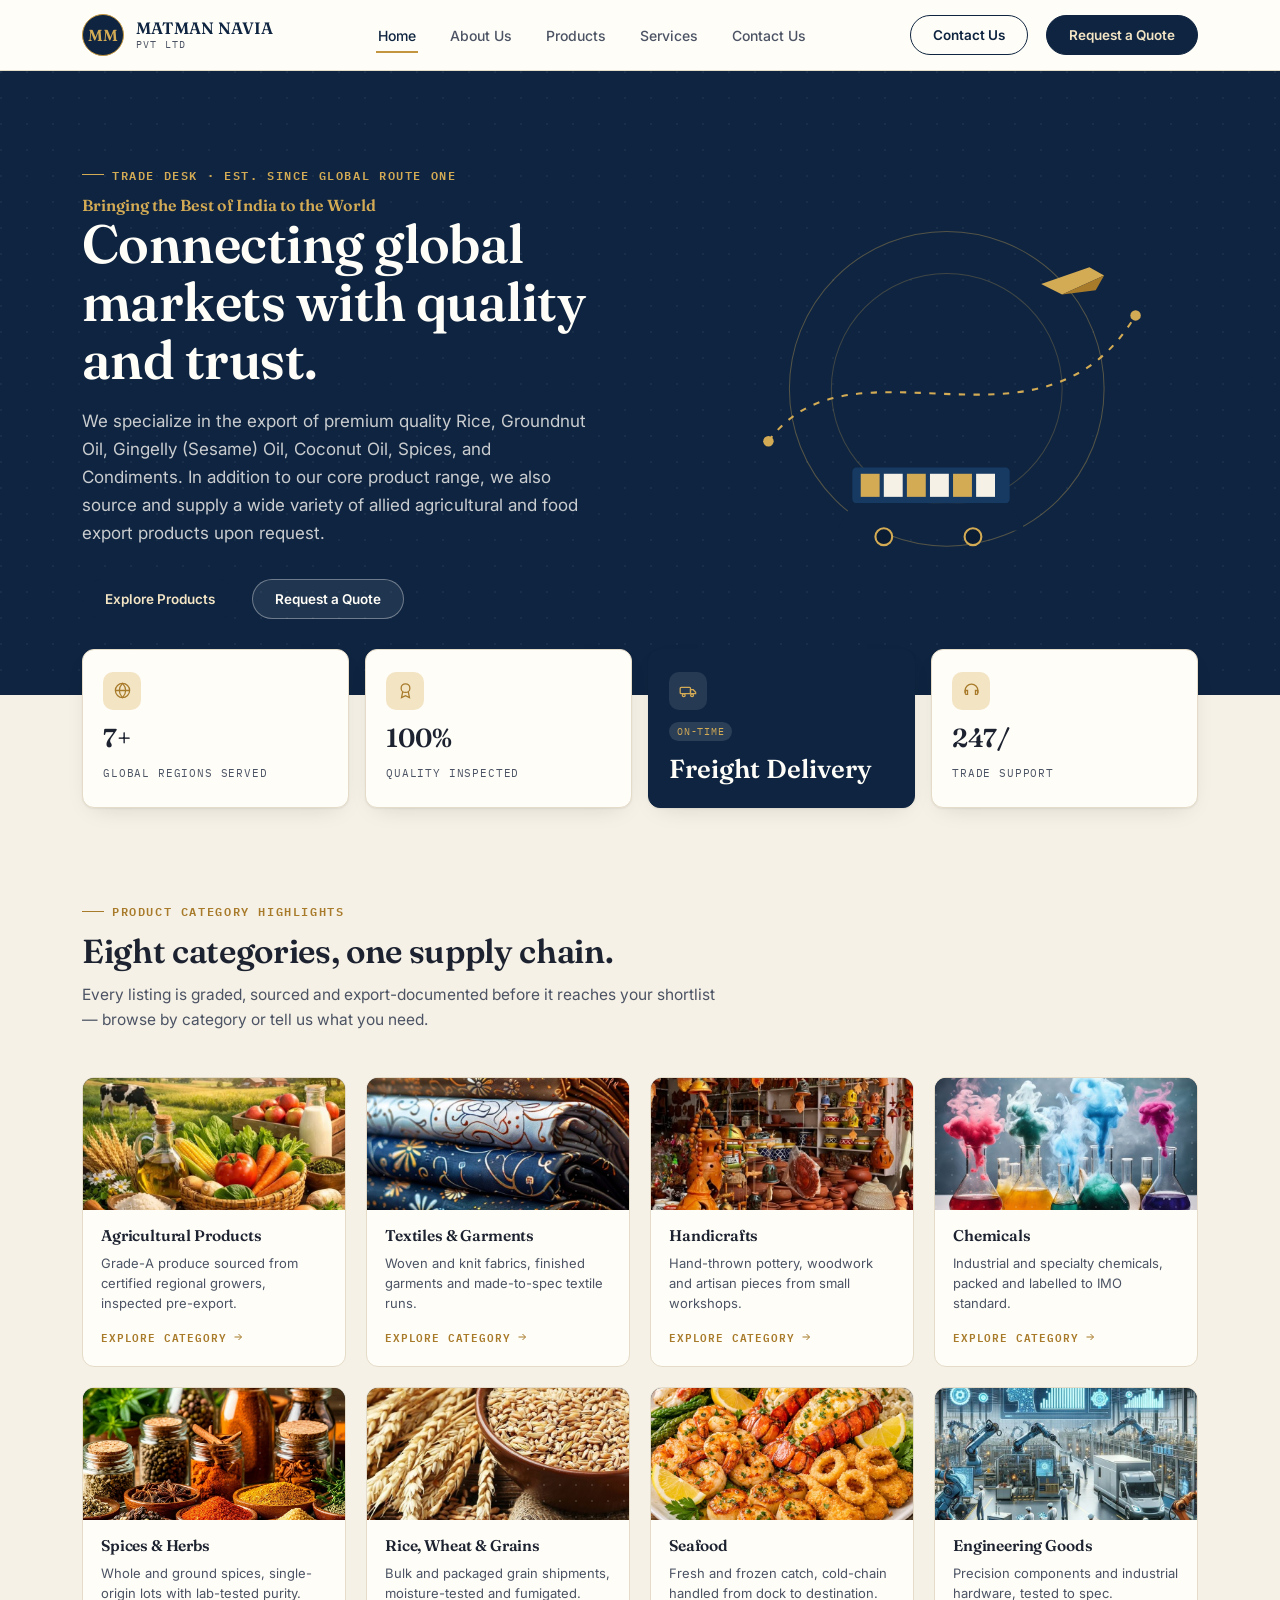
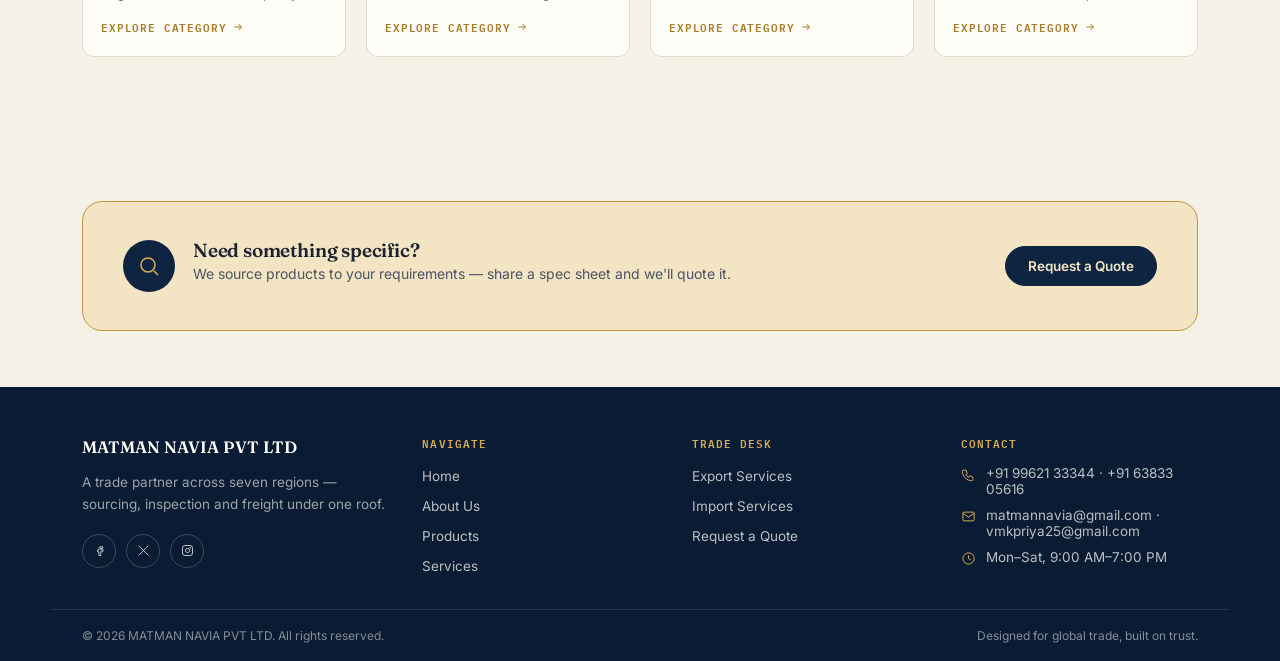
<file: index.html>
<!DOCTYPE html>
<html lang="en">
<head>
<meta charset="UTF-8">
<meta name="viewport" content="width=device-width, initial-scale=1.0">
<title>MATMAN NAVIA PVT LTD — Connecting Global Markets</title>
<link rel="stylesheet" href="style.css">
</head>
<body>

<!-- ================= HEADER ================= -->
<header class="site-header">
  <div class="header-inner">
    <a class="brand" href="index.html">
      <span class="brand-mark">MM</span>
      <span class="brand-text">
        <span class="brand-name">MATMAN NAVIA</span>
        <span class="brand-sub">PVT LTD</span>
      </span>
    </a>
    <nav class="nav">
      <a class="active" href="index.html">Home</a>
      <a href="about.html">About Us</a>
      <a href="products.html">Products</a>
      <a href="services.html">Services</a>
      <a href="contact.html">Contact Us</a>
    </nav>
    <div class="header-actions">
      <a class="btn btn-outline" href="contact.html">Contact Us</a>
      <a class="btn btn-gold" href="contact.html#inquiry">Request a Quote</a>
      <button class="menu-toggle" aria-label="Toggle menu" aria-expanded="false">
        <svg viewBox="0 0 24 24" fill="none" stroke="currentColor" stroke-width="1.6"><path d="M3 6h18M3 12h18M3 18h18"/></svg>
      </button>
    </div>
  </div>
</header>

<!-- ================= HERO ================= -->
<section class="hero">
  <div class="hero-inner">
    <div class="hero-copy">
      <span class="eyebrow">Trade Desk &middot; Est. since global route one</span>
      <div style="margin-top:10px;font-family:'Fraunces',serif;font-weight:600;font-size:16px;color:var(--gold-500);">Bringing the Best of India to the World</div>
      <h1>Connecting global markets with quality and trust.</h1>
      <p class="hero-lead">We specialize in the export of premium quality Rice, Groundnut Oil, Gingelly (Sesame) Oil, Coconut Oil, Spices, and Condiments. In addition to our core product range, we also source and supply a wide variety of allied agricultural and food export products upon request.</p>
      <div class="hero-cta">
        <a class="btn btn-gold" href="products.html">Explore Products</a>
        <a class="btn btn-ghost-light" href="contact.html#inquiry">Request a Quote</a>
      </div>
    </div>
    <div class="hero-art">
      <svg viewBox="0 0 480 360" fill="none" xmlns="http://www.w3.org/2000/svg" aria-hidden="true">
        <circle cx="240" cy="180" r="150" stroke="rgba(212,171,85,0.35)" stroke-width="1"/>
        <circle cx="240" cy="180" r="110" stroke="rgba(212,171,85,0.25)" stroke-width="1"/>
        <path id="route" d="M70 230 C 150 120, 330 260, 420 110" stroke="#d4ab55" stroke-width="2" stroke-dasharray="6 8" fill="none"/>
        <circle cx="70" cy="230" r="5" fill="#d4ab55"/>
        <circle cx="420" cy="110" r="5" fill="#d4ab55"/>
        <g transform="translate(150,255)">
          <rect x="0" y="0" width="150" height="34" rx="4" fill="#173a63"/>
          <rect x="8" y="6" width="18" height="22" fill="#d4ab55"/>
          <rect x="30" y="6" width="18" height="22" fill="#f6f1e6"/>
          <rect x="52" y="6" width="18" height="22" fill="#d4ab55"/>
          <rect x="74" y="6" width="18" height="22" fill="#f6f1e6"/>
          <rect x="96" y="6" width="18" height="22" fill="#d4ab55"/>
          <rect x="118" y="6" width="18" height="22" fill="#f6f1e6"/>
          <path d="M0 34 L150 34 L165 60 L-15 60 Z" fill="#0e2440"/>
          <circle cx="30" cy="66" r="8" fill="#0a1c33" stroke="#d4ab55" stroke-width="2"/>
          <circle cx="115" cy="66" r="8" fill="#0a1c33" stroke="#d4ab55" stroke-width="2"/>
        </g>
        <g transform="translate(330,60)">
          <path d="M0 20 L46 4 L60 12 L20 30 Z" fill="#d4ab55"/>
          <path d="M20 30 L60 12 L52 26 Z" fill="#a87b2b"/>
        </g>
        <animateTransform xlink:href="#route" attributeName="transform" type="translate" values="0,0;0,0" dur="0.01s"/>
      </svg>
    </div>
  </div>
</section>

<!-- ================= STATS ================= -->
<div class="stats">
  <div class="stats-grid">
    <div class="stat-card">
      <span class="stat-icon"><svg viewBox="0 0 24 24" fill="none" stroke="currentColor" stroke-width="1.6"><circle cx="12" cy="12" r="9"/><path d="M3 12h18M12 3c2.5 2.6 4 6 4 9s-1.5 6.4-4 9c-2.5-2.6-4-6-4-9s1.5-6.4 4-9Z"/></svg></span>
      <span class="stat-num" data-count="7+">7+</span>
      <span class="stat-label">Global Regions Served</span>
    </div>
    <div class="stat-card">
      <span class="stat-icon"><svg viewBox="0 0 24 24" fill="none" stroke="currentColor" stroke-width="1.6"><circle cx="12" cy="9" r="5.5"/><path d="M8.5 13.5 7 21l5-2.5L17 21l-1.5-7.5"/></svg></span>
      <span class="stat-num" data-count="100%">100%</span>
      <span class="stat-label">Quality Inspected</span>
    </div>
    <div class="stat-card is-dark">
      <span class="stat-icon"><svg viewBox="0 0 24 24" fill="none" stroke="currentColor" stroke-width="1.6"><rect x="1.5" y="8" width="13" height="8" rx="1.2"/><path d="M14.5 11h3.5l3 3.2V16h-6.5z"/><circle cx="6" cy="18" r="1.8"/><circle cx="16.5" cy="18" r="1.8"/></svg></span>
      <span class="stat-tag">On-Time</span>
      <span class="stat-num">Freight Delivery</span>
    </div>
    <div class="stat-card">
      <span class="stat-icon"><svg viewBox="0 0 24 24" fill="none" stroke="currentColor" stroke-width="1.6"><path d="M4 15v-3a8 8 0 0 1 16 0v3"/><path d="M4 15a2 2 0 0 0 2 2h1v-5H4Z"/><path d="M20 15a2 2 0 0 1-2 2h-1v-5h3Z"/></svg></span>
      <span class="stat-num" data-count="24/7">24/7</span>
      <span class="stat-label">Trade Support</span>
    </div>
  </div>
</div>

<!-- ================= CATEGORY HIGHLIGHTS ================= -->
<section class="section" id="categories">
  <div class="wrap">
    <div class="section-head">
      <span class="eyebrow">Product Category Highlights</span>
      <h2>Eight categories, one supply chain.</h2>
      <p>Every listing is graded, sourced and export-documented before it reaches your shortlist — browse by category or tell us what you need.</p>
    </div>

    <div class="cat-grid">
      <div class="cat-card">
        <div class="cat-figure"><img src="images/index_1.jpg" alt="Agricultural products"></div>
        <div class="cat-body">
          <h3>Agricultural Products</h3>
          <p>Grade-A produce sourced from certified regional growers, inspected pre-export.</p>
          <a class="cat-link" href="products.html">Explore Category <svg viewBox="0 0 24 24" fill="none" stroke="currentColor" stroke-width="2"><path d="M5 12h14M13 6l6 6-6 6"/></svg></a>
        </div>
      </div>
      <div class="cat-card">
        <div class="cat-figure"><img src="images/index_2.jpg" alt="Textiles and garments"></div>
        <div class="cat-body">
          <h3>Textiles &amp; Garments</h3>
          <p>Woven and knit fabrics, finished garments and made-to-spec textile runs.</p>
          <a class="cat-link" href="products.html">Explore Category <svg viewBox="0 0 24 24" fill="none" stroke="currentColor" stroke-width="2"><path d="M5 12h14M13 6l6 6-6 6"/></svg></a>
        </div>
      </div>
      <div class="cat-card">
        <div class="cat-figure"><img src="images/index_3.jpg" alt="Handicrafts"></div>
        <div class="cat-body">
          <h3>Handicrafts</h3>
          <p>Hand-thrown pottery, woodwork and artisan pieces from small workshops.</p>
          <a class="cat-link" href="products.html">Explore Category <svg viewBox="0 0 24 24" fill="none" stroke="currentColor" stroke-width="2"><path d="M5 12h14M13 6l6 6-6 6"/></svg></a>
        </div>
      </div>
      <div class="cat-card">
        <div class="cat-figure"><img src="images/index_4.jpg" alt="Chemicals"></div>
        <div class="cat-body">
          <h3>Chemicals</h3>
          <p>Industrial and specialty chemicals, packed and labelled to IMO standard.</p>
          <a class="cat-link" href="products.html">Explore Category <svg viewBox="0 0 24 24" fill="none" stroke="currentColor" stroke-width="2"><path d="M5 12h14M13 6l6 6-6 6"/></svg></a>
        </div>
      </div>
      <div class="cat-card">
        <div class="cat-figure"><img src="images/index_5.jpg" alt="Spices and herbs"></div>
        <div class="cat-body">
          <h3>Spices &amp; Herbs</h3>
          <p>Whole and ground spices, single-origin lots with lab-tested purity.</p>
          <a class="cat-link" href="products.html">Explore Category <svg viewBox="0 0 24 24" fill="none" stroke="currentColor" stroke-width="2"><path d="M5 12h14M13 6l6 6-6 6"/></svg></a>
        </div>
      </div>
      <div class="cat-card">
        <div class="cat-figure"><img src="images/index_6.jpg" alt="Rice, wheat and grains"></div>
        <div class="cat-body">
          <h3>Rice, Wheat &amp; Grains</h3>
          <p>Bulk and packaged grain shipments, moisture-tested and fumigated.</p>
          <a class="cat-link" href="products.html">Explore Category <svg viewBox="0 0 24 24" fill="none" stroke="currentColor" stroke-width="2"><path d="M5 12h14M13 6l6 6-6 6"/></svg></a>
        </div>
      </div>
      <div class="cat-card">
        <div class="cat-figure"><img src="images/index_7.jpg" alt="Seafood"></div>
        <div class="cat-body">
          <h3>Seafood</h3>
          <p>Fresh and frozen catch, cold-chain handled from dock to destination.</p>
          <a class="cat-link" href="products.html">Explore Category <svg viewBox="0 0 24 24" fill="none" stroke="currentColor" stroke-width="2"><path d="M5 12h14M13 6l6 6-6 6"/></svg></a>
        </div>
      </div>
      <div class="cat-card">
        <div class="cat-figure"><img src="images/index_8.jpg" alt="Engineering goods"></div>
        <div class="cat-body">
          <h3>Engineering Goods</h3>
          <p>Precision components and industrial hardware, tested to spec.</p>
          <a class="cat-link" href="products.html">Explore Category <svg viewBox="0 0 24 24" fill="none" stroke="currentColor" stroke-width="2"><path d="M5 12h14M13 6l6 6-6 6"/></svg></a>
        </div>
      </div>
    </div>
  </div>
</section>

<!-- ================= CTA BANNER ================= -->
<section class="section-tight">
  <div class="wrap">
    <div class="cta-banner">
      <div class="cta-banner-text">
        <span class="cta-banner-icon"><svg viewBox="0 0 24 24" fill="none" stroke="currentColor" stroke-width="1.6"><circle cx="11" cy="11" r="7"/><path d="M21 21l-4.3-4.3"/></svg></span>
        <div>
          <h3>Need something specific?</h3>
          <p>We source products to your requirements — share a spec sheet and we'll quote it.</p>
        </div>
      </div>
      <a class="btn btn-gold" href="contact.html#inquiry">Request a Quote</a>
    </div>
  </div>
</section>

<!-- ================= FOOTER ================= -->
<footer class="site-footer">
  <div class="footer-top">
    <div class="footer-col footer-brand">
      <span class="brand-name">MATMAN NAVIA PVT LTD</span>
      <p>A trade partner across seven regions — sourcing, inspection and freight under one roof.</p>
      <div class="footer-social">
        <a href="#" aria-label="Facebook"><svg viewBox="0 0 24 24" fill="none" stroke="currentColor" stroke-width="1.6"><path d="M14 9h3V6h-3a3 3 0 0 0-3 3v2H9v3h2v6h3v-6h3l1-3h-4V9a1 1 0 0 1 1-1Z"/></svg></a>
        <a href="#" aria-label="Twitter"><svg viewBox="0 0 24 24" fill="none" stroke="currentColor" stroke-width="1.6"><path d="M4 4l16 16M20 4L4 20"/></svg></a>
        <a href="#" aria-label="Instagram"><svg viewBox="0 0 24 24" fill="none" stroke="currentColor" stroke-width="1.6"><rect x="4" y="4" width="16" height="16" rx="4"/><circle cx="12" cy="12" r="3.3"/><circle cx="16.2" cy="7.8" r=".6" fill="currentColor"/></svg></a>
      </div>
    </div>
    <div class="footer-col">
      <h4>Navigate</h4>
      <ul>
        <li><a href="index.html">Home</a></li>
        <li><a href="about.html">About Us</a></li>
        <li><a href="products.html">Products</a></li>
        <li><a href="services.html">Services</a></li>
      </ul>
    </div>
    <div class="footer-col">
      <h4>Trade Desk</h4>
      <ul>
        <li><a href="services.html">Export Services</a></li>
        <li><a href="services.html">Import Services</a></li>
        <li><a href="contact.html#inquiry">Request a Quote</a></li>
      </ul>
    </div>
    <div class="footer-col">
      <h4>Contact</h4>
      <ul>
        <li class="fc-row"><svg viewBox="0 0 24 24" fill="none" stroke="currentColor" stroke-width="1.6"><path d="M4 5h4l2 5-2.5 1.5a11 11 0 0 0 5 5L14 14l5 2v4a2 2 0 0 1-2 2C9.5 22 2 14.5 2 7a2 2 0 0 1 2-2Z"/></svg> +91 99621 33344 · +91 63833 05616</li>
        <li class="fc-row"><svg viewBox="0 0 24 24" fill="none" stroke="currentColor" stroke-width="1.6"><rect x="3" y="5" width="18" height="14" rx="2"/><path d="m3 7 9 6 9-6"/></svg> matmannavia@gmail.com · vmkpriya25@gmail.com</li>
        <li class="fc-row"><svg viewBox="0 0 24 24" fill="none" stroke="currentColor" stroke-width="1.6"><circle cx="12" cy="12" r="9"/><path d="M12 7v5l3.5 2"/></svg> Mon–Sat, 9:00 AM–7:00 PM</li>
      </ul>
    </div>
  </div>
  <div class="footer-bottom">
    <span>&copy; 2026 MATMAN NAVIA PVT LTD. All rights reserved.</span>
    <span>Designed for global trade, built on trust.</span>
  </div>
</footer>

<script src="script.js"></script>
</body>
</html>
</file>
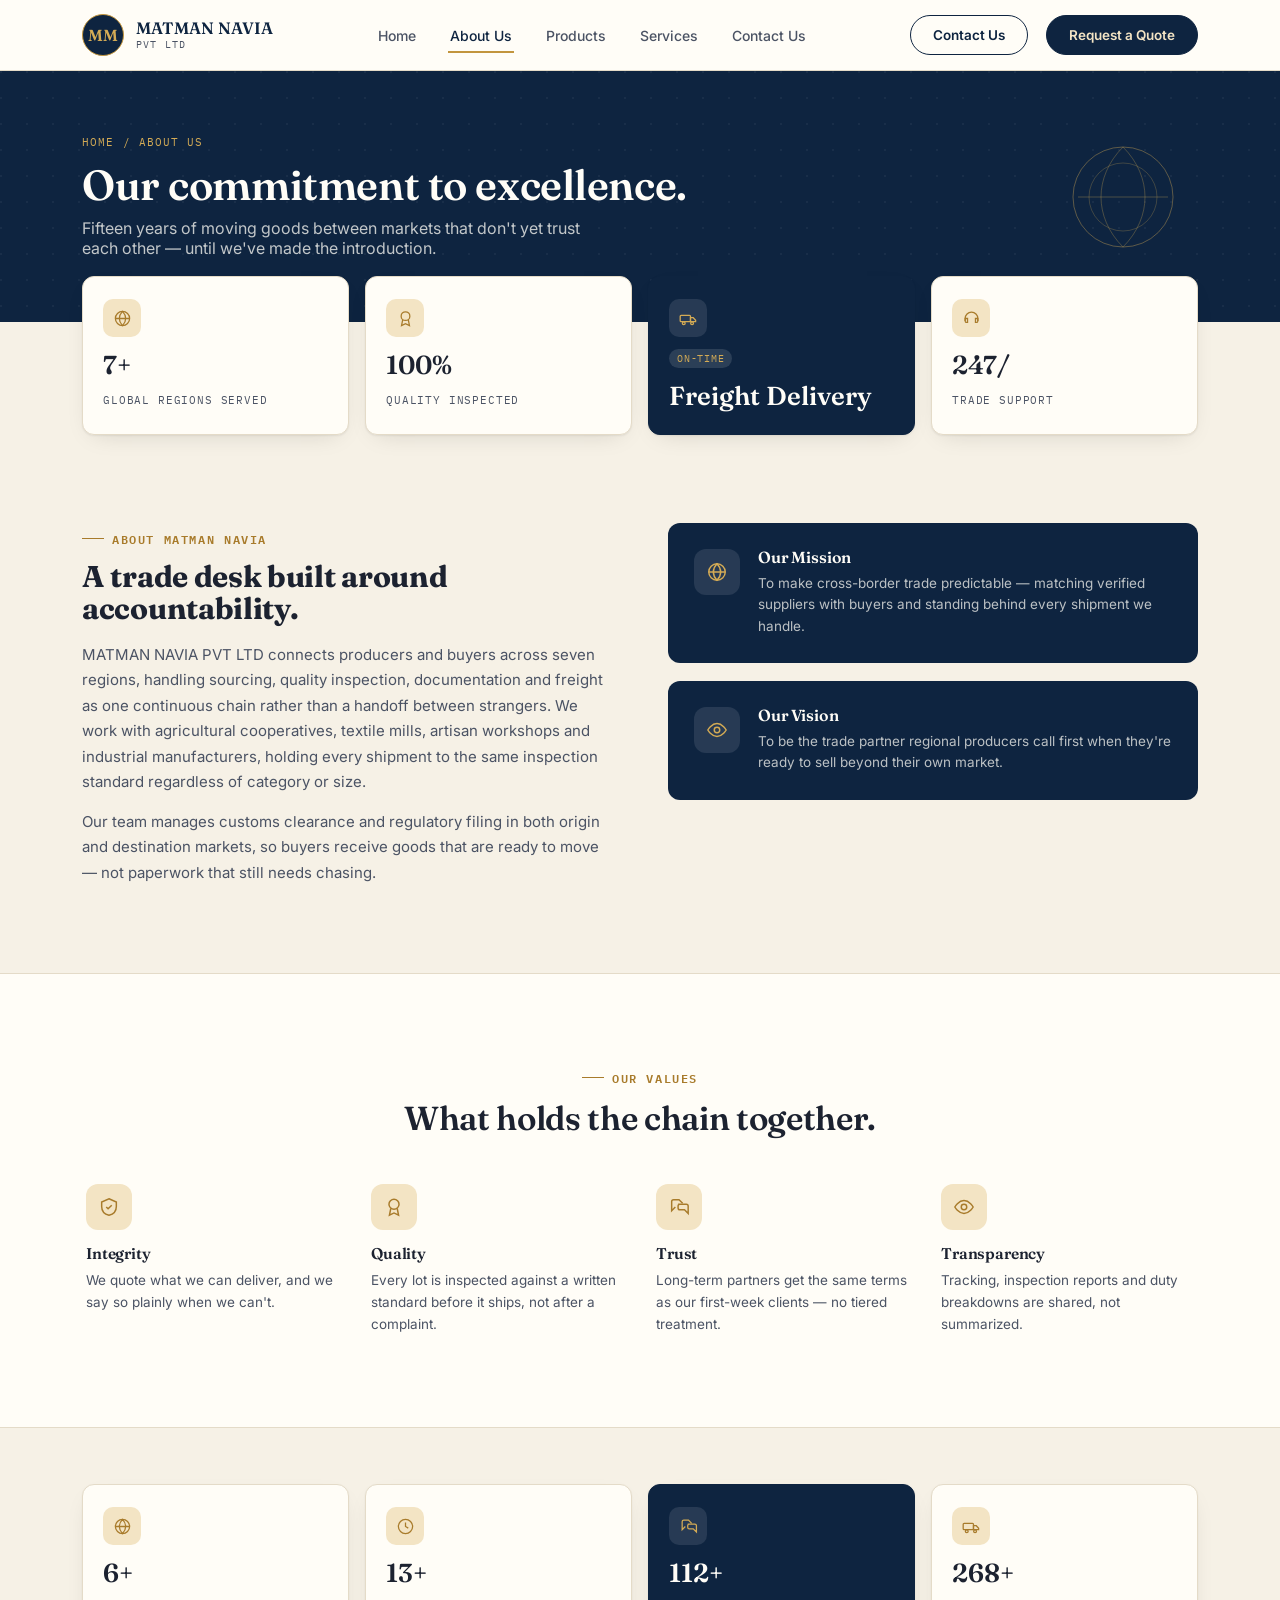
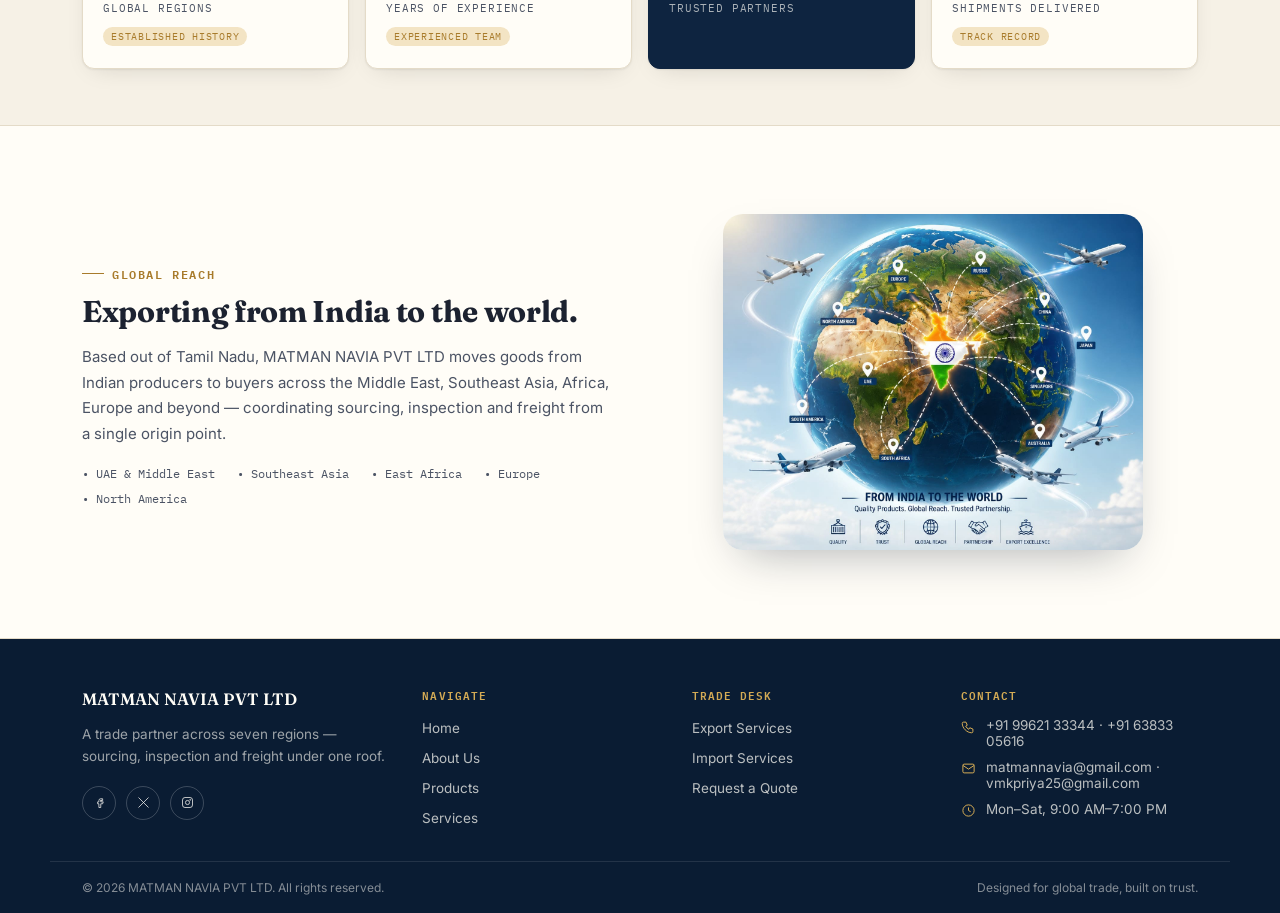
<file: about.html>
<!DOCTYPE html>
<html lang="en">
<head>
<meta charset="UTF-8">
<meta name="viewport" content="width=device-width, initial-scale=1.0">
<title>About Us — MATMAN NAVIA PVT LTD</title>
<link rel="stylesheet" href="style.css">
</head>
<body>

<header class="site-header">
  <div class="header-inner">
    <a class="brand" href="index.html">
      <span class="brand-mark">MM</span>
      <span class="brand-text">
        <span class="brand-name">MATMAN NAVIA</span>
        <span class="brand-sub">PVT LTD</span>
      </span>
    </a>
    <nav class="nav">
      <a href="index.html">Home</a>
      <a class="active" href="about.html">About Us</a>
      <a href="products.html">Products</a>
      <a href="services.html">Services</a>
      <a href="contact.html">Contact Us</a>
    </nav>
    <div class="header-actions">
      <a class="btn btn-outline" href="contact.html">Contact Us</a>
      <a class="btn btn-gold" href="contact.html#inquiry">Request a Quote</a>
      <button class="menu-toggle" aria-label="Toggle menu" aria-expanded="false">
        <svg viewBox="0 0 24 24" fill="none" stroke="currentColor" stroke-width="1.6"><path d="M3 6h18M3 12h18M3 18h18"/></svg>
      </button>
    </div>
  </div>
</header>

<section class="page-banner">
  <div class="page-banner-inner">
    <div>
      <span class="breadcrumb">Home / About Us</span>
      <h1>Our commitment to excellence.</h1>
      <p>Fifteen years of moving goods between markets that don't yet trust each other — until we've made the introduction.</p>
    </div>
    <svg width="150" height="110" viewBox="0 0 150 110" fill="none" xmlns="http://www.w3.org/2000/svg" aria-hidden="true">
      <circle cx="75" cy="55" r="50" stroke="rgba(212,171,85,0.4)"/>
      <circle cx="75" cy="55" r="34" stroke="rgba(212,171,85,0.25)"/>
      <path d="M30 55h90M75 5c15 15 22 33 22 50s-7 35-22 50c-15-15-22-33-22-50S60 20 75 5Z" stroke="rgba(212,171,85,0.3)"/>
    </svg>
  </div>
</section>

<div class="stats">
  <div class="stats-grid">
    <div class="stat-card">
      <span class="stat-icon"><svg viewBox="0 0 24 24" fill="none" stroke="currentColor" stroke-width="1.6"><circle cx="12" cy="12" r="9"/><path d="M3 12h18M12 3c2.5 2.6 4 6 4 9s-1.5 6.4-4 9c-2.5-2.6-4-6-4-9s1.5-6.4 4-9Z"/></svg></span>
      <span class="stat-num" data-count="7+">7+</span>
      <span class="stat-label">Global Regions Served</span>
    </div>
    <div class="stat-card">
      <span class="stat-icon"><svg viewBox="0 0 24 24" fill="none" stroke="currentColor" stroke-width="1.6"><circle cx="12" cy="9" r="5.5"/><path d="M8.5 13.5 7 21l5-2.5L17 21l-1.5-7.5"/></svg></span>
      <span class="stat-num" data-count="100%">100%</span>
      <span class="stat-label">Quality Inspected</span>
    </div>
    <div class="stat-card is-dark">
      <span class="stat-icon"><svg viewBox="0 0 24 24" fill="none" stroke="currentColor" stroke-width="1.6"><rect x="1.5" y="8" width="13" height="8" rx="1.2"/><path d="M14.5 11h3.5l3 3.2V16h-6.5z"/><circle cx="6" cy="18" r="1.8"/><circle cx="16.5" cy="18" r="1.8"/></svg></span>
      <span class="stat-tag">On-Time</span>
      <span class="stat-num">Freight Delivery</span>
    </div>
    <div class="stat-card">
      <span class="stat-icon"><svg viewBox="0 0 24 24" fill="none" stroke="currentColor" stroke-width="1.6"><path d="M4 15v-3a8 8 0 0 1 16 0v3"/><path d="M4 15a2 2 0 0 0 2 2h1v-5H4Z"/><path d="M20 15a2 2 0 0 1-2 2h-1v-5h3Z"/></svg></span>
      <span class="stat-num" data-count="24/7">24/7</span>
      <span class="stat-label">Trade Support</span>
    </div>
  </div>
</div>

<section class="section">
  <div class="wrap">
    <div class="split">
      <div>
        <span class="eyebrow">About MATMAN NAVIA</span>
        <h2 style="font-size:clamp(22px,2.4vw,30px);margin-top:12px;">A trade desk built around accountability.</h2>
        <p style="margin-top:16px;color:var(--ink-soft);line-height:1.7;font-size:15px;">MATMAN NAVIA PVT LTD connects producers and buyers across seven regions, handling sourcing, quality inspection, documentation and freight as one continuous chain rather than a handoff between strangers. We work with agricultural cooperatives, textile mills, artisan workshops and industrial manufacturers, holding every shipment to the same inspection standard regardless of category or size.</p>
        <p style="margin-top:14px;color:var(--ink-soft);line-height:1.7;font-size:15px;">Our team manages customs clearance and regulatory filing in both origin and destination markets, so buyers receive goods that are ready to move — not paperwork that still needs chasing.</p>
      </div>
      <div style="display:flex;flex-direction:column;gap:18px;">
        <div class="mv-card">
          <span class="mv-icon"><svg viewBox="0 0 24 24" fill="none" stroke="currentColor" stroke-width="1.6"><circle cx="12" cy="12" r="9"/><path d="M3 12h18M12 3c2.5 2.6 4 6 4 9s-1.5 6.4-4 9c-2.5-2.6-4-6-4-9s1.5-6.4 4-9Z"/></svg></span>
          <div>
            <h4>Our Mission</h4>
            <p>To make cross-border trade predictable — matching verified suppliers with buyers and standing behind every shipment we handle.</p>
          </div>
        </div>
        <div class="mv-card">
          <span class="mv-icon"><svg viewBox="0 0 24 24" fill="none" stroke="currentColor" stroke-width="1.6"><path d="M2 12s4-7 10-7 10 7 10 7-4 7-10 7-10-7-10-7Z"/><circle cx="12" cy="12" r="3"/></svg></span>
          <div>
            <h4>Our Vision</h4>
            <p>To be the trade partner regional producers call first when they're ready to sell beyond their own market.</p>
          </div>
        </div>
      </div>
    </div>
  </div>
</section>

<section class="section section-alt">
  <div class="wrap">
    <div class="section-head" style="margin:0 auto 44px;text-align:center;max-width:560px;">
      <span class="eyebrow" style="justify-content:center;">Our Values</span>
      <h2>What holds the chain together.</h2>
    </div>
    <div class="value-grid">
      <div class="value-card">
        <span class="value-icon"><svg viewBox="0 0 24 24" fill="none" stroke="currentColor" stroke-width="1.6"><path d="M12 3l8 3.5v5c0 5-3.4 8.5-8 9.5-4.6-1-8-4.5-8-9.5v-5L12 3Z"/><path d="M9 12l2 2 4-4"/></svg></span>
        <h3>Integrity</h3>
        <p>We quote what we can deliver, and we say so plainly when we can't.</p>
      </div>
      <div class="value-card">
        <span class="value-icon"><svg viewBox="0 0 24 24" fill="none" stroke="currentColor" stroke-width="1.6"><circle cx="12" cy="9" r="5.5"/><path d="M8.5 13.5 7 21l5-2.5L17 21l-1.5-7.5"/></svg></span>
        <h3>Quality</h3>
        <p>Every lot is inspected against a written standard before it ships, not after a complaint.</p>
      </div>
      <div class="value-card">
        <span class="value-icon"><svg viewBox="0 0 24 24" fill="none" stroke="currentColor" stroke-width="1.6"><path d="M8 12l-4 4V6a2 2 0 0 1 2-2h6l4 4"/><path d="M11 9h9a2 2 0 0 1 2 2v8l-4-4h-5a2 2 0 0 1-2-2v-2a2 2 0 0 1 2-2Z"/></svg></span>
        <h3>Trust</h3>
        <p>Long-term partners get the same terms as our first-week clients — no tiered treatment.</p>
      </div>
      <div class="value-card">
        <span class="value-icon"><svg viewBox="0 0 24 24" fill="none" stroke="currentColor" stroke-width="1.6"><path d="M2 12s4-7 10-7 10 7 10 7-4 7-10 7-10-7-10-7Z"/><circle cx="12" cy="12" r="3"/></svg></span>
        <h3>Transparency</h3>
        <p>Tracking, inspection reports and duty breakdowns are shared, not summarized.</p>
      </div>
    </div>
  </div>
</section>

<section class="section-tight">
  <div class="wrap">
    <div class="stats-grid" style="margin-top:0;">
      <div class="stat-card">
        <span class="stat-icon"><svg viewBox="0 0 24 24" fill="none" stroke="currentColor" stroke-width="1.6"><circle cx="12" cy="12" r="9"/><path d="M3 12h18M12 3c2.5 2.6 4 6 4 9s-1.5 6.4-4 9c-2.5-2.6-4-6-4-9s1.5-6.4 4-9Z"/></svg></span>
        <span class="stat-num" data-count="7+">7+</span>
        <span class="stat-label">Global Regions</span>
        <span class="stat-tag">Established History</span>
      </div>
      <div class="stat-card">
        <span class="stat-icon"><svg viewBox="0 0 24 24" fill="none" stroke="currentColor" stroke-width="1.6"><circle cx="12" cy="12" r="9"/><path d="M12 7v5l3.5 2"/></svg></span>
        <span class="stat-num" data-count="15+">15+</span>
        <span class="stat-label">Years of Experience</span>
        <span class="stat-tag">Experienced Team</span>
      </div>
      <div class="stat-card is-dark">
        <span class="stat-icon"><svg viewBox="0 0 24 24" fill="none" stroke="currentColor" stroke-width="1.6"><path d="M8 12l-4 4V6a2 2 0 0 1 2-2h6l4 4"/><path d="M11 9h9a2 2 0 0 1 2 2v8l-4-4h-5a2 2 0 0 1-2-2v-2a2 2 0 0 1 2-2Z"/></svg></span>
        <span class="stat-num" data-count="125+">125+</span>
        <span class="stat-label">Trusted Partners</span>
      </div>
      <div class="stat-card">
        <span class="stat-icon"><svg viewBox="0 0 24 24" fill="none" stroke="currentColor" stroke-width="1.6"><rect x="1.5" y="8" width="13" height="8" rx="1.2"/><path d="M14.5 11h3.5l3 3.2V16h-6.5z"/><circle cx="6" cy="18" r="1.8"/><circle cx="16.5" cy="18" r="1.8"/></svg></span>
        <span class="stat-num" data-count="300+">300+</span>
        <span class="stat-label">Shipments Delivered</span>
        <span class="stat-tag">Track Record</span>
      </div>
    </div>
  </div>
</section>

<section class="section section-alt">
  <div class="wrap">
    <div class="split" style="align-items:center;">
      <div>
        <span class="eyebrow">Global Reach</span>
        <h2 style="font-size:clamp(22px,2.4vw,30px);margin-top:12px;">Exporting from India to the world.</h2>
        <p style="margin-top:16px;color:var(--ink-soft);line-height:1.7;font-size:15px;">Based out of Tamil Nadu, MATMAN NAVIA PVT LTD moves goods from Indian producers to buyers across the Middle East, Southeast Asia, Africa, Europe and beyond — coordinating sourcing, inspection and freight from a single origin point.</p>
        <ul style="margin-top:20px;display:flex;flex-wrap:wrap;gap:10px 22px;padding:0;list-style:none;">
          <li style="font-family:'IBM Plex Mono',monospace;font-size:12px;color:var(--ink-soft);">&#8226; UAE &amp; Middle East</li>
          <li style="font-family:'IBM Plex Mono',monospace;font-size:12px;color:var(--ink-soft);">&#8226; Southeast Asia</li>
          <li style="font-family:'IBM Plex Mono',monospace;font-size:12px;color:var(--ink-soft);">&#8226; East Africa</li>
          <li style="font-family:'IBM Plex Mono',monospace;font-size:12px;color:var(--ink-soft);">&#8226; Europe</li>
          <li style="font-family:'IBM Plex Mono',monospace;font-size:12px;color:var(--ink-soft);">&#8226; North America</li>
        </ul>
      </div>
      <div>
        <img src="images/globe.jpg" alt="Matman Navia export routes from India to the world" style="width:100%;max-width:420px;margin:0 auto;display:block;border-radius:var(--radius-l);box-shadow:var(--shadow-lift);">
      </div>
    </div>
  </div>
</section>

<footer class="site-footer">
  <div class="footer-top">
    <div class="footer-col footer-brand">
      <span class="brand-name">MATMAN NAVIA PVT LTD</span>
      <p>A trade partner across seven regions — sourcing, inspection and freight under one roof.</p>
      <div class="footer-social">
        <a href="#" aria-label="Facebook"><svg viewBox="0 0 24 24" fill="none" stroke="currentColor" stroke-width="1.6"><path d="M14 9h3V6h-3a3 3 0 0 0-3 3v2H9v3h2v6h3v-6h3l1-3h-4V9a1 1 0 0 1 1-1Z"/></svg></a>
        <a href="#" aria-label="Twitter"><svg viewBox="0 0 24 24" fill="none" stroke="currentColor" stroke-width="1.6"><path d="M4 4l16 16M20 4L4 20"/></svg></a>
        <a href="#" aria-label="Instagram"><svg viewBox="0 0 24 24" fill="none" stroke="currentColor" stroke-width="1.6"><rect x="4" y="4" width="16" height="16" rx="4"/><circle cx="12" cy="12" r="3.3"/><circle cx="16.2" cy="7.8" r=".6" fill="currentColor"/></svg></a>
      </div>
    </div>
    <div class="footer-col">
      <h4>Navigate</h4>
      <ul>
        <li><a href="index.html">Home</a></li>
        <li><a href="about.html">About Us</a></li>
        <li><a href="products.html">Products</a></li>
        <li><a href="services.html">Services</a></li>
      </ul>
    </div>
    <div class="footer-col">
      <h4>Trade Desk</h4>
      <ul>
        <li><a href="services.html">Export Services</a></li>
        <li><a href="services.html">Import Services</a></li>
        <li><a href="contact.html#inquiry">Request a Quote</a></li>
      </ul>
    </div>
    <div class="footer-col">
      <h4>Contact</h4>
      <ul>
        <li class="fc-row"><svg viewBox="0 0 24 24" fill="none" stroke="currentColor" stroke-width="1.6"><path d="M4 5h4l2 5-2.5 1.5a11 11 0 0 0 5 5L14 14l5 2v4a2 2 0 0 1-2 2C9.5 22 2 14.5 2 7a2 2 0 0 1 2-2Z"/></svg> +91 99621 33344 · +91 63833 05616</li>
        <li class="fc-row"><svg viewBox="0 0 24 24" fill="none" stroke="currentColor" stroke-width="1.6"><rect x="3" y="5" width="18" height="14" rx="2"/><path d="m3 7 9 6 9-6"/></svg> matmannavia@gmail.com · vmkpriya25@gmail.com</li>
        <li class="fc-row"><svg viewBox="0 0 24 24" fill="none" stroke="currentColor" stroke-width="1.6"><circle cx="12" cy="12" r="9"/><path d="M12 7v5l3.5 2"/></svg> Mon–Sat, 9:00 AM–7:00 PM</li>
      </ul>
    </div>
  </div>
  <div class="footer-bottom">
    <span>&copy; 2026 MATMAN NAVIA PVT LTD. All rights reserved.</span>
    <span>Designed for global trade, built on trust.</span>
  </div>
</footer>

<script src="script.js"></script>
</body>
</html>
</file>
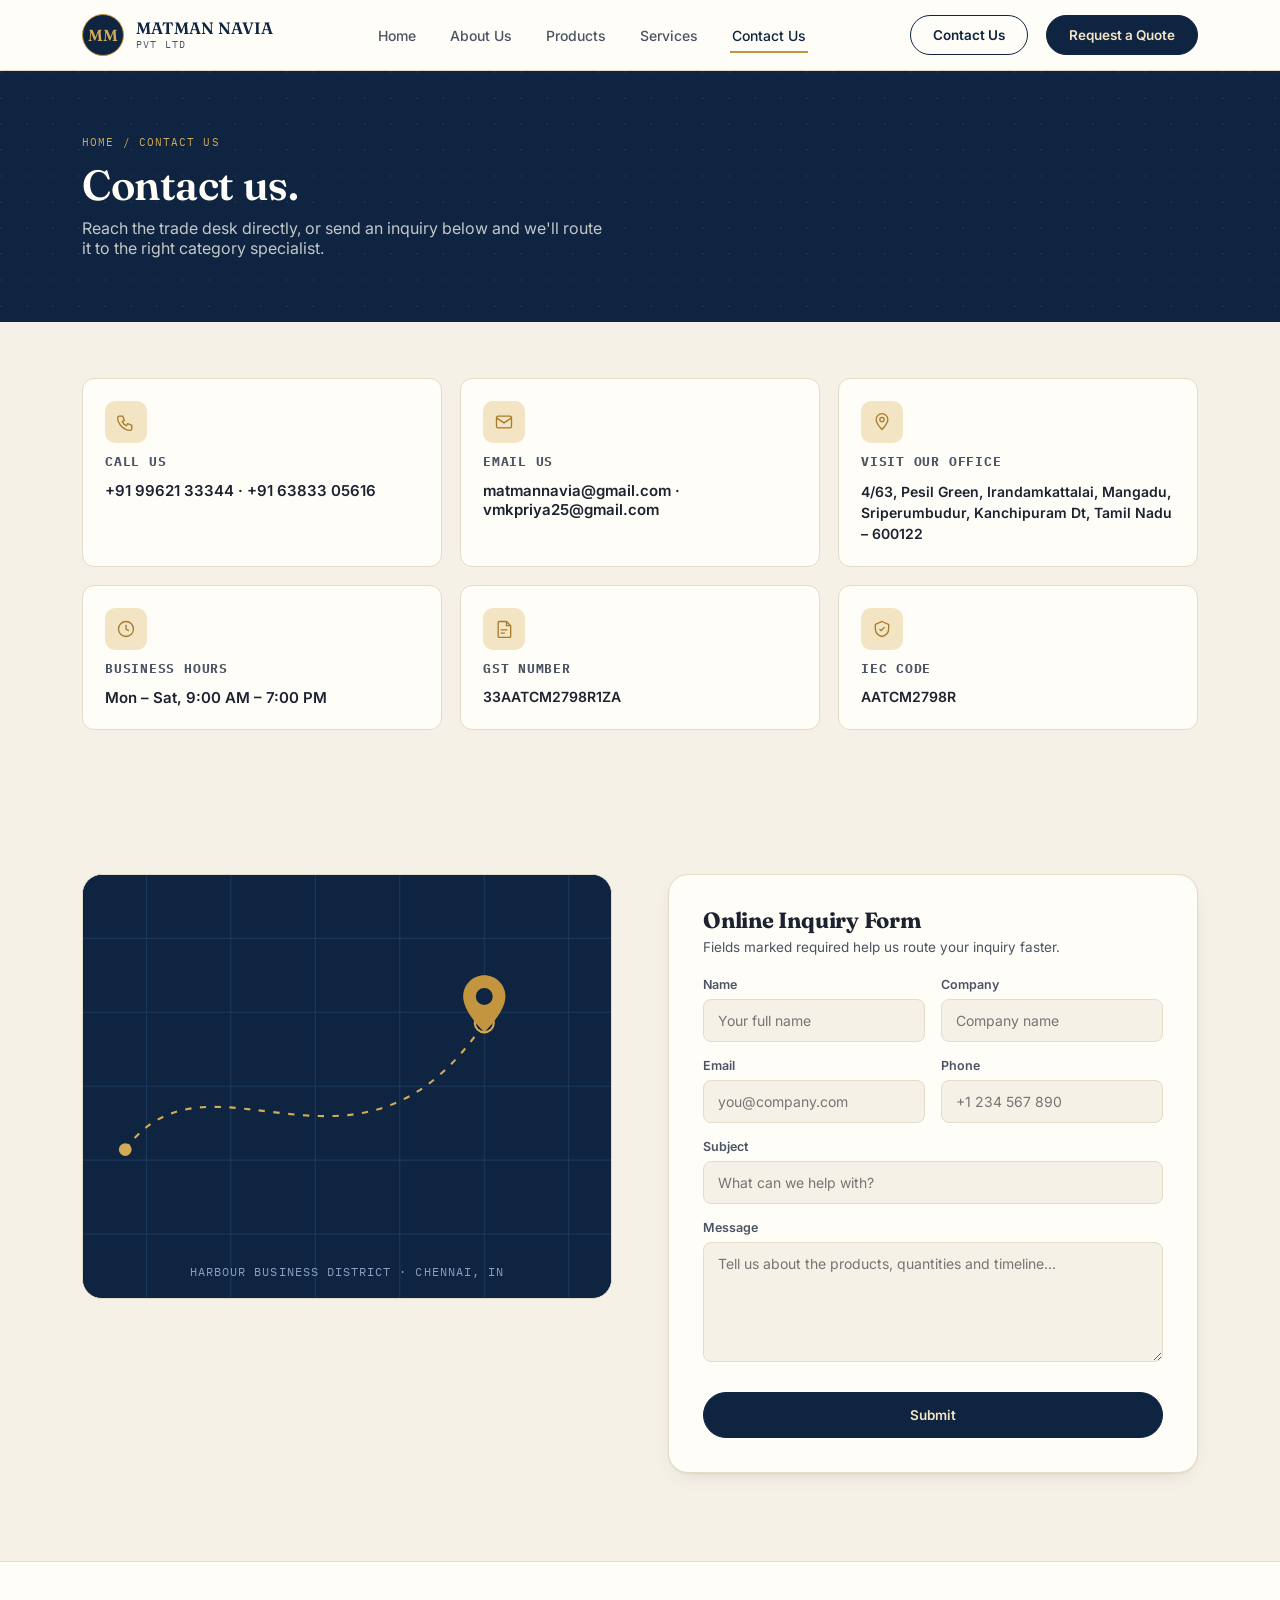
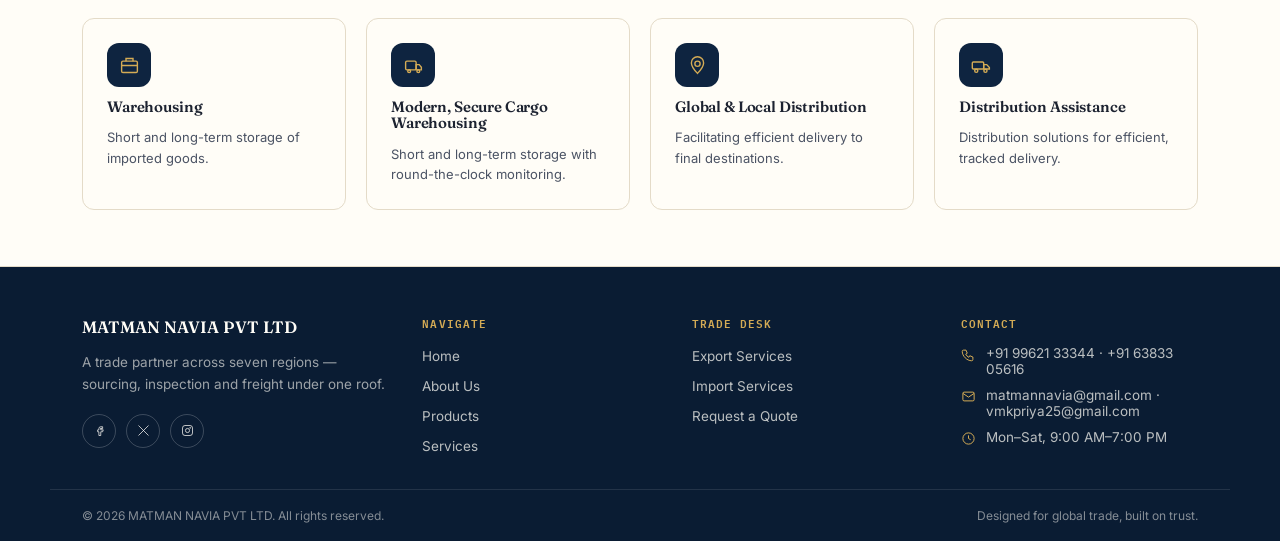
<file: contact.html>
<!DOCTYPE html>
<html lang="en">
<head>
<meta charset="UTF-8">
<meta name="viewport" content="width=device-width, initial-scale=1.0">
<title>Contact Us — MATMAN NAVIA PVT LTD</title>
<link rel="stylesheet" href="style.css">
</head>
<body>

<header class="site-header">
  <div class="header-inner">
    <a class="brand" href="index.html">
      <span class="brand-mark">MM</span>
      <span class="brand-text">
        <span class="brand-name">MATMAN NAVIA</span>
        <span class="brand-sub">PVT LTD</span>
      </span>
    </a>
    <nav class="nav">
      <a href="index.html">Home</a>
      <a href="about.html">About Us</a>
      <a href="products.html">Products</a>
      <a href="services.html">Services</a>
      <a class="active" href="contact.html">Contact Us</a>
    </nav>
    <div class="header-actions">
      <a class="btn btn-outline" href="contact.html">Contact Us</a>
      <a class="btn btn-gold" href="contact.html#inquiry">Request a Quote</a>
      <button class="menu-toggle" aria-label="Toggle menu" aria-expanded="false">
        <svg viewBox="0 0 24 24" fill="none" stroke="currentColor" stroke-width="1.6"><path d="M3 6h18M3 12h18M3 18h18"/></svg>
      </button>
    </div>
  </div>
</header>

<section class="page-banner">
  <div class="page-banner-inner">
    <div>
      <span class="breadcrumb">Home / Contact Us</span>
      <h1>Contact us.</h1>
      <p>Reach the trade desk directly, or send an inquiry below and we'll route it to the right category specialist.</p>
    </div>
  </div>
</section>

<section class="section-tight">
  <div class="wrap">
    <div class="contact-cards">
      <div class="contact-card">
        <span class="c-icon"><svg viewBox="0 0 24 24" fill="none" stroke="currentColor" stroke-width="1.6"><path d="M4 5h4l2 5-2.5 1.5a11 11 0 0 0 5 5L14 14l5 2v4a2 2 0 0 1-2 2C9.5 22 2 14.5 2 7a2 2 0 0 1 2-2Z"/></svg></span>
        <h4>Call Us</h4>
        <p>+91 99621 33344 · +91 63833 05616</p>
      </div>
      <div class="contact-card">
        <span class="c-icon"><svg viewBox="0 0 24 24" fill="none" stroke="currentColor" stroke-width="1.6"><rect x="3" y="5" width="18" height="14" rx="2"/><path d="m3 7 9 6 9-6"/></svg></span>
        <h4>Email Us</h4>
        <p>matmannavia@gmail.com · vmkpriya25@gmail.com</p>
      </div>
      <div class="contact-card">
        <span class="c-icon"><svg viewBox="0 0 24 24" fill="none" stroke="currentColor" stroke-width="1.6"><path d="M12 21s7-7.5 7-12a7 7 0 0 0-14 0c0 4.5 7 12 7 12Z"/><circle cx="12" cy="9" r="2.6"/></svg></span>
        <h4>Visit Our Office</h4>
        <p style="font-size:14px;line-height:1.5;">4/63, Pesil Green, Irandamkattalai, Mangadu, Sriperumbudur, Kanchipuram Dt, Tamil Nadu – 600122</p>
      </div>
      <div class="contact-card">
        <span class="c-icon"><svg viewBox="0 0 24 24" fill="none" stroke="currentColor" stroke-width="1.6"><circle cx="12" cy="12" r="9"/><path d="M12 7v5l3.5 2"/></svg></span>
        <h4>Business Hours</h4>
        <p>Mon – Sat, 9:00 AM – 7:00 PM</p>
      </div>
      <div class="contact-card">
        <span class="c-icon"><svg viewBox="0 0 24 24" fill="none" stroke="currentColor" stroke-width="1.6"><path d="M6 3h9l5 5v13a1 1 0 0 1-1 1H6a1 1 0 0 1-1-1V4a1 1 0 0 1 1-1Z"/><path d="M15 3v5h5M8 13h8M8 17h5"/></svg></span>
        <h4>GST Number</h4>
        <p style="font-size:14px;">33AATCM2798R1ZA</p>
      </div>
      <div class="contact-card">
        <span class="c-icon"><svg viewBox="0 0 24 24" fill="none" stroke="currentColor" stroke-width="1.6"><path d="M12 3l8 3.5v5c0 5-3.4 8.5-8 9.5-4.6-1-8-4.5-8-9.5v-5L12 3Z"/><path d="M9 12l2 2 4-4"/></svg></span>
        <h4>IEC Code</h4>
        <p style="font-size:14px;">AATCM2798R</p>
      </div>
    </div>
  </div>
</section>

<section class="section" id="inquiry">
  <div class="wrap">
    <div class="split">

      <div class="map-panel">
        <svg viewBox="0 0 500 400" width="100%" height="100%" style="min-height:280px;" xmlns="http://www.w3.org/2000/svg">
          <rect width="500" height="400" fill="#0e2440"/>
          <g opacity="0.5" stroke="#294f7d" stroke-width="1">
            <path d="M0 60h500M0 130h500M0 200h500M0 270h500M0 340h500"/>
            <path d="M60 0v400M140 0v400M220 0v400M300 0v400M380 0v400M460 0v400"/>
          </g>
          <path d="M40 260 C120 150, 260 320, 380 140" stroke="#d4ab55" stroke-width="2" stroke-dasharray="6 8" fill="none"/>
          <circle cx="40" cy="260" r="6" fill="#d4ab55"/>
          <circle cx="380" cy="140" r="9" fill="#0a1c33" stroke="#d4ab55" stroke-width="2"/>
          <circle cx="380" cy="140" r="3" fill="#d4ab55"/>
          <g transform="translate(360,95)">
            <path d="M20 0C9 0 0 9 0 20c0 15 20 34 20 34s20-19 20-34C40 9 31 0 20 0Z" fill="#c2953e"/>
            <circle cx="20" cy="20" r="8" fill="#0e2440"/>
          </g>
          <text x="250" y="380" text-anchor="middle" fill="#8ba0be" font-family="IBM Plex Mono, monospace" font-size="11" letter-spacing="1">HARBOUR BUSINESS DISTRICT · CHENNAI, IN</text>
        </svg>
      </div>

      <form class="form-panel inquiry-form">
        <h2 style="font-size:22px;margin-bottom:6px;">Online Inquiry Form</h2>
        <p style="color:var(--ink-soft);font-size:13.5px;margin-bottom:22px;">Fields marked required help us route your inquiry faster.</p>
        <div class="form-row">
          <div class="field">
            <label for="name">Name</label>
            <input type="text" id="name" name="name" required placeholder="Your full name">
          </div>
          <div class="field">
            <label for="company">Company</label>
            <input type="text" id="company" name="company" placeholder="Company name">
          </div>
        </div>
        <div class="form-row">
          <div class="field">
            <label for="email">Email</label>
            <input type="email" id="email" name="email" required placeholder="you@company.com">
          </div>
          <div class="field">
            <label for="phone">Phone</label>
            <input type="tel" id="phone" name="phone" placeholder="+1 234 567 890">
          </div>
        </div>
        <div class="field" style="margin-bottom:16px;">
          <label for="subject">Subject</label>
          <input type="text" id="subject" name="subject" required placeholder="What can we help with?">
        </div>
        <div class="field" style="margin-bottom:20px;">
          <label for="message">Message</label>
          <textarea id="message" name="message" required placeholder="Tell us about the products, quantities and timeline..."></textarea>
        </div>
        <button type="submit" class="btn btn-gold form-submit">Submit</button>
        <p class="form-note"></p>
      </form>

    </div>
  </div>
</section>

<section class="section-tight section-alt">
  <div class="wrap">
    <div class="svc-grid">
      <div class="svc-card">
        <span class="svc-icon"><svg viewBox="0 0 24 24" fill="none" stroke="currentColor" stroke-width="1.6"><rect x="3" y="7" width="18" height="13" rx="1.5"/><path d="M3 12h18M8 7V4h8v3"/></svg></span>
        <h3>Warehousing</h3>
        <p>Short and long-term storage of imported goods.</p>
      </div>
      <div class="svc-card">
        <span class="svc-icon"><svg viewBox="0 0 24 24" fill="none" stroke="currentColor" stroke-width="1.6"><rect x="3" y="7" width="12" height="10" rx="1.5"/><path d="M15 11h3.5l2.5 3v3H15z"/><circle cx="7" cy="18.5" r="1.6"/><circle cx="17.5" cy="18.5" r="1.6"/></svg></span>
        <h3>Modern, Secure Cargo Warehousing</h3>
        <p>Short and long-term storage with round-the-clock monitoring.</p>
      </div>
      <div class="svc-card">
        <span class="svc-icon"><svg viewBox="0 0 24 24" fill="none" stroke="currentColor" stroke-width="1.6"><circle cx="12" cy="10" r="3"/><path d="M12 21s7-7.5 7-12a7 7 0 0 0-14 0c0 4.5 7 12 7 12Z"/></svg></span>
        <h3>Global &amp; Local Distribution</h3>
        <p>Facilitating efficient delivery to final destinations.</p>
      </div>
      <div class="svc-card">
        <span class="svc-icon"><svg viewBox="0 0 24 24" fill="none" stroke="currentColor" stroke-width="1.6"><rect x="1.5" y="8" width="13" height="8" rx="1.2"/><path d="M14.5 11h3.5l3 3.2V16h-6.5z"/><circle cx="6" cy="18" r="1.8"/><circle cx="16.5" cy="18" r="1.8"/></svg></span>
        <h3>Distribution Assistance</h3>
        <p>Distribution solutions for efficient, tracked delivery.</p>
      </div>
    </div>
  </div>
</section>

<footer class="site-footer">
  <div class="footer-top">
    <div class="footer-col footer-brand">
      <span class="brand-name">MATMAN NAVIA PVT LTD</span>
      <p>A trade partner across seven regions — sourcing, inspection and freight under one roof.</p>
      <div class="footer-social">
        <a href="#" aria-label="Facebook"><svg viewBox="0 0 24 24" fill="none" stroke="currentColor" stroke-width="1.6"><path d="M14 9h3V6h-3a3 3 0 0 0-3 3v2H9v3h2v6h3v-6h3l1-3h-4V9a1 1 0 0 1 1-1Z"/></svg></a>
        <a href="#" aria-label="Twitter"><svg viewBox="0 0 24 24" fill="none" stroke="currentColor" stroke-width="1.6"><path d="M4 4l16 16M20 4L4 20"/></svg></a>
        <a href="#" aria-label="Instagram"><svg viewBox="0 0 24 24" fill="none" stroke="currentColor" stroke-width="1.6"><rect x="4" y="4" width="16" height="16" rx="4"/><circle cx="12" cy="12" r="3.3"/><circle cx="16.2" cy="7.8" r=".6" fill="currentColor"/></svg></a>
      </div>
    </div>
    <div class="footer-col">
      <h4>Navigate</h4>
      <ul>
        <li><a href="index.html">Home</a></li>
        <li><a href="about.html">About Us</a></li>
        <li><a href="products.html">Products</a></li>
        <li><a href="services.html">Services</a></li>
      </ul>
    </div>
    <div class="footer-col">
      <h4>Trade Desk</h4>
      <ul>
        <li><a href="services.html">Export Services</a></li>
        <li><a href="services.html">Import Services</a></li>
        <li><a href="contact.html#inquiry">Request a Quote</a></li>
      </ul>
    </div>
    <div class="footer-col">
      <h4>Contact</h4>
      <ul>
        <li class="fc-row"><svg viewBox="0 0 24 24" fill="none" stroke="currentColor" stroke-width="1.6"><path d="M4 5h4l2 5-2.5 1.5a11 11 0 0 0 5 5L14 14l5 2v4a2 2 0 0 1-2 2C9.5 22 2 14.5 2 7a2 2 0 0 1 2-2Z"/></svg> +91 99621 33344 · +91 63833 05616</li>
        <li class="fc-row"><svg viewBox="0 0 24 24" fill="none" stroke="currentColor" stroke-width="1.6"><rect x="3" y="5" width="18" height="14" rx="2"/><path d="m3 7 9 6 9-6"/></svg> matmannavia@gmail.com · vmkpriya25@gmail.com</li>
        <li class="fc-row"><svg viewBox="0 0 24 24" fill="none" stroke="currentColor" stroke-width="1.6"><circle cx="12" cy="12" r="9"/><path d="M12 7v5l3.5 2"/></svg> Mon–Sat, 9:00 AM–7:00 PM</li>
      </ul>
    </div>
  </div>
  <div class="footer-bottom">
    <span>&copy; 2026 MATMAN NAVIA PVT LTD. All rights reserved.</span>
    <span>Designed for global trade, built on trust.</span>
  </div>
</footer>

<script src="script.js"></script>
</body>
</html>
</file>
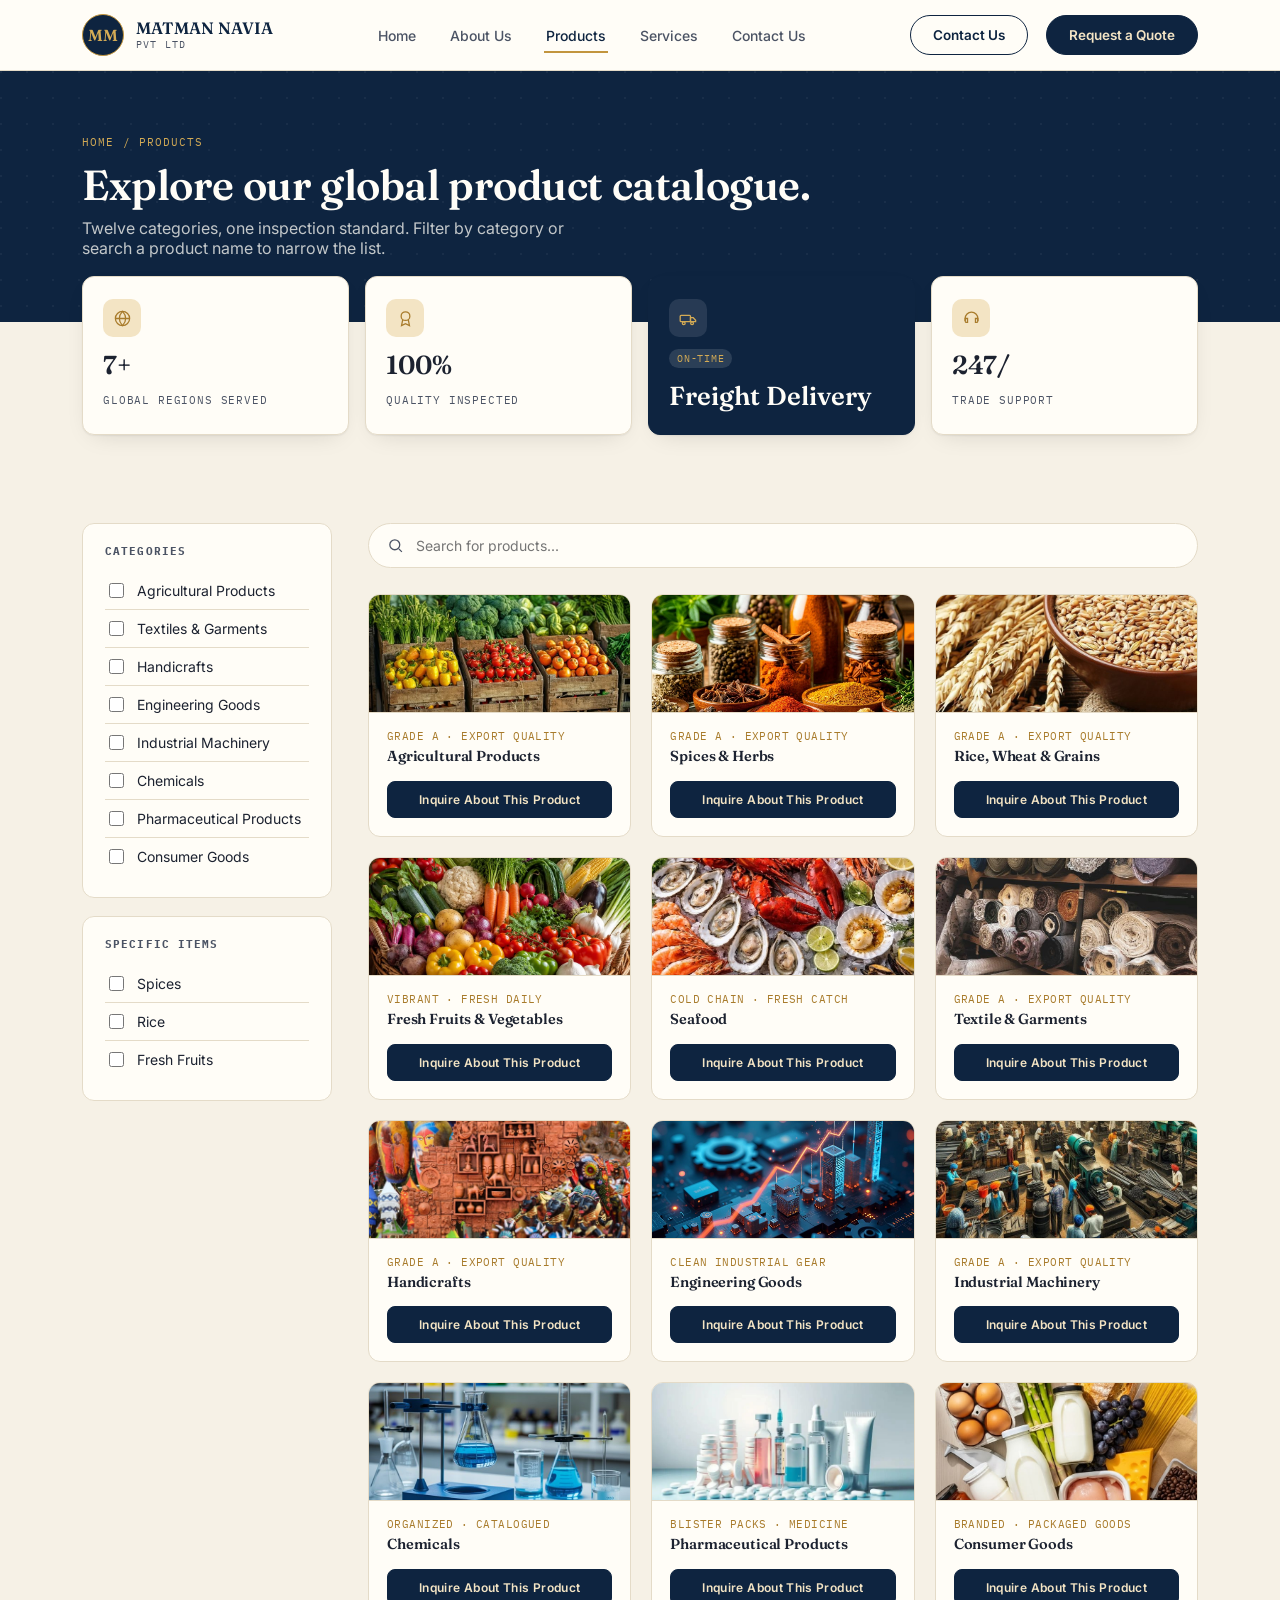
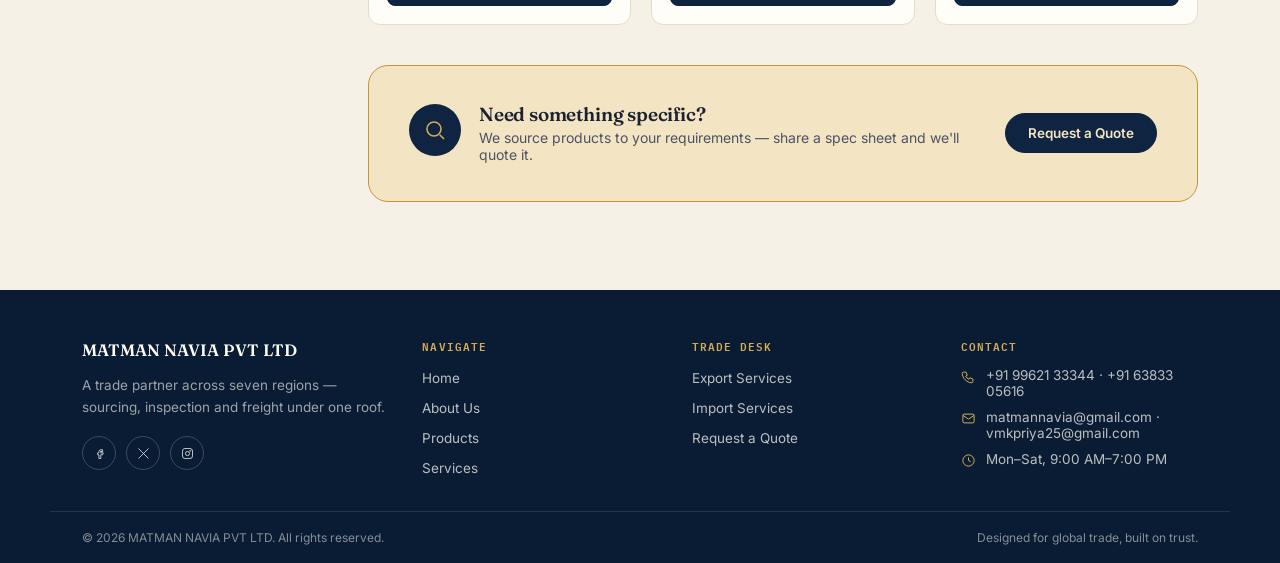
<file: products.html>
<!DOCTYPE html>
<html lang="en">
<head>
<meta charset="UTF-8">
<meta name="viewport" content="width=device-width, initial-scale=1.0">
<title>Products — MATMAN NAVIA PVT LTD</title>
<link rel="stylesheet" href="style.css">
</head>
<body>

<header class="site-header">
  <div class="header-inner">
    <a class="brand" href="index.html">
      <span class="brand-mark">MM</span>
      <span class="brand-text">
        <span class="brand-name">MATMAN NAVIA</span>
        <span class="brand-sub">PVT LTD</span>
      </span>
    </a>
    <nav class="nav">
      <a href="index.html">Home</a>
      <a href="about.html">About Us</a>
      <a class="active" href="products.html">Products</a>
      <a href="services.html">Services</a>
      <a href="contact.html">Contact Us</a>
    </nav>
    <div class="header-actions">
      <a class="btn btn-outline" href="contact.html">Contact Us</a>
      <a class="btn btn-gold" href="contact.html#inquiry">Request a Quote</a>
      <button class="menu-toggle" aria-label="Toggle menu" aria-expanded="false">
        <svg viewBox="0 0 24 24" fill="none" stroke="currentColor" stroke-width="1.6"><path d="M3 6h18M3 12h18M3 18h18"/></svg>
      </button>
    </div>
  </div>
</header>

<section class="page-banner">
  <div class="page-banner-inner">
    <div>
      <span class="breadcrumb">Home / Products</span>
      <h1>Explore our global product catalogue.</h1>
      <p>Twelve categories, one inspection standard. Filter by category or search a product name to narrow the list.</p>
    </div>
  </div>
</section>

<div class="stats">
  <div class="stats-grid">
    <div class="stat-card">
      <span class="stat-icon"><svg viewBox="0 0 24 24" fill="none" stroke="currentColor" stroke-width="1.6"><circle cx="12" cy="12" r="9"/><path d="M3 12h18M12 3c2.5 2.6 4 6 4 9s-1.5 6.4-4 9c-2.5-2.6-4-6-4-9s1.5-6.4 4-9Z"/></svg></span>
      <span class="stat-num" data-count="7+">7+</span>
      <span class="stat-label">Global Regions Served</span>
    </div>
    <div class="stat-card">
      <span class="stat-icon"><svg viewBox="0 0 24 24" fill="none" stroke="currentColor" stroke-width="1.6"><circle cx="12" cy="9" r="5.5"/><path d="M8.5 13.5 7 21l5-2.5L17 21l-1.5-7.5"/></svg></span>
      <span class="stat-num" data-count="100%">100%</span>
      <span class="stat-label">Quality Inspected</span>
    </div>
    <div class="stat-card is-dark">
      <span class="stat-icon"><svg viewBox="0 0 24 24" fill="none" stroke="currentColor" stroke-width="1.6"><rect x="1.5" y="8" width="13" height="8" rx="1.2"/><path d="M14.5 11h3.5l3 3.2V16h-6.5z"/><circle cx="6" cy="18" r="1.8"/><circle cx="16.5" cy="18" r="1.8"/></svg></span>
      <span class="stat-tag">On-Time</span>
      <span class="stat-num">Freight Delivery</span>
    </div>
    <div class="stat-card">
      <span class="stat-icon"><svg viewBox="0 0 24 24" fill="none" stroke="currentColor" stroke-width="1.6"><path d="M4 15v-3a8 8 0 0 1 16 0v3"/><path d="M4 15a2 2 0 0 0 2 2h1v-5H4Z"/><path d="M20 15a2 2 0 0 1-2 2h-1v-5h3Z"/></svg></span>
      <span class="stat-num" data-count="24/7">24/7</span>
      <span class="stat-label">Trade Support</span>
    </div>
  </div>
</div>

<section class="section">
  <div class="wrap">
    <div class="products-layout">

      <!-- Sidebar -->
      <aside>
        <div class="filter-box">
          <h4>Categories</h4>
          <div class="check-row"><input type="checkbox" data-filter="agri" id="f1"><label for="f1">Agricultural Products</label></div>
          <div class="check-row"><input type="checkbox" data-filter="textiles" id="f2"><label for="f2">Textiles &amp; Garments</label></div>
          <div class="check-row"><input type="checkbox" data-filter="handicrafts" id="f3"><label for="f3">Handicrafts</label></div>
          <div class="check-row"><input type="checkbox" data-filter="engineering" id="f4"><label for="f4">Engineering Goods</label></div>
          <div class="check-row"><input type="checkbox" data-filter="machinery" id="f5"><label for="f5">Industrial Machinery</label></div>
          <div class="check-row"><input type="checkbox" data-filter="chemicals" id="f6"><label for="f6">Chemicals</label></div>
          <div class="check-row"><input type="checkbox" data-filter="pharma" id="f7"><label for="f7">Pharmaceutical Products</label></div>
          <div class="check-row"><input type="checkbox" data-filter="consumer" id="f8"><label for="f8">Consumer Goods</label></div>
        </div>
        <div class="filter-box">
          <h4>Specific Items</h4>
          <div class="check-row"><input type="checkbox" id="s1"><label for="s1">Spices</label></div>
          <div class="check-row"><input type="checkbox" id="s2"><label for="s2">Rice</label></div>
          <div class="check-row"><input type="checkbox" id="s3"><label for="s3">Fresh Fruits</label></div>
        </div>
      </aside>

      <!-- Product grid -->
      <div>
        <div class="search-input">
          <svg viewBox="0 0 24 24" fill="none" stroke="currentColor" stroke-width="1.8"><circle cx="11" cy="11" r="7"/><path d="M21 21l-4.3-4.3"/></svg>
          <input type="text" placeholder="Search for products...">
        </div>

        <div class="product-grid">

          <div class="product-card" data-category="agri" data-name="Agricultural Products">
            <div class="product-figure"><img src="images/products_1.jpg" alt="Agricultural products"></div>
            <div class="product-body">
              <span class="tag">GRADE A · EXPORT QUALITY</span>
              <h3>Agricultural Products</h3>
              <a class="product-btn" href="contact.html#inquiry">Inquire About This Product</a>
            </div>
          </div>

          <div class="product-card" data-category="agri" data-name="Spices and Herbs">
            <div class="product-figure"><img src="images/products_2.jpg" alt="Spices and herbs"></div>
            <div class="product-body">
              <span class="tag">GRADE A · EXPORT QUALITY</span>
              <h3>Spices &amp; Herbs</h3>
              <a class="product-btn" href="contact.html#inquiry">Inquire About This Product</a>
            </div>
          </div>

          <div class="product-card" data-category="agri" data-name="Rice Wheat and Grains">
            <div class="product-figure"><img src="images/products_3.jpg" alt="Rice, wheat and grains"></div>
            <div class="product-body">
              <span class="tag">GRADE A · EXPORT QUALITY</span>
              <h3>Rice, Wheat &amp; Grains</h3>
              <a class="product-btn" href="contact.html#inquiry">Inquire About This Product</a>
            </div>
          </div>

          <div class="product-card" data-category="agri" data-name="Fresh Fruits and Vegetables">
            <div class="product-figure"><img src="images/products_4.jpg" alt="Fresh fruits and vegetables"></div>
            <div class="product-body">
              <span class="tag">VIBRANT · FRESH DAILY</span>
              <h3>Fresh Fruits &amp; Vegetables</h3>
              <a class="product-btn" href="contact.html#inquiry">Inquire About This Product</a>
            </div>
          </div>

          <div class="product-card" data-category="agri" data-name="Seafood">
            <div class="product-figure"><img src="images/products_5.jpg" alt="Seafood"></div>
            <div class="product-body">
              <span class="tag">COLD CHAIN · FRESH CATCH</span>
              <h3>Seafood</h3>
              <a class="product-btn" href="contact.html#inquiry">Inquire About This Product</a>
            </div>
          </div>

          <div class="product-card" data-category="textiles" data-name="Textile and Garments">
            <div class="product-figure"><img src="images/products_6.jpg" alt="Textile and garments"></div>
            <div class="product-body">
              <span class="tag">GRADE A · EXPORT QUALITY</span>
              <h3>Textile &amp; Garments</h3>
              <a class="product-btn" href="contact.html#inquiry">Inquire About This Product</a>
            </div>
          </div>

          <div class="product-card" data-category="handicrafts" data-name="Handicrafts">
            <div class="product-figure"><img src="images/products_7.jpg" alt="Handicrafts"></div>
            <div class="product-body">
              <span class="tag">GRADE A · EXPORT QUALITY</span>
              <h3>Handicrafts</h3>
              <a class="product-btn" href="contact.html#inquiry">Inquire About This Product</a>
            </div>
          </div>

          <div class="product-card" data-category="engineering" data-name="Engineering Goods">
            <div class="product-figure"><img src="images/products_8.jpg" alt="Engineering goods"></div>
            <div class="product-body">
              <span class="tag">CLEAN INDUSTRIAL GEAR</span>
              <h3>Engineering Goods</h3>
              <a class="product-btn" href="contact.html#inquiry">Inquire About This Product</a>
            </div>
          </div>

          <div class="product-card" data-category="machinery" data-name="Industrial Machinery">
            <div class="product-figure"><img src="images/products_9.jpg" alt="Industrial machinery"></div>
            <div class="product-body">
              <span class="tag">GRADE A · EXPORT QUALITY</span>
              <h3>Industrial Machinery</h3>
              <a class="product-btn" href="contact.html#inquiry">Inquire About This Product</a>
            </div>
          </div>

          <div class="product-card" data-category="chemicals" data-name="Chemicals">
            <div class="product-figure"><img src="images/products_10.jpg" alt="Chemicals"></div>
            <div class="product-body">
              <span class="tag">ORGANIZED · CATALOGUED</span>
              <h3>Chemicals</h3>
              <a class="product-btn" href="contact.html#inquiry">Inquire About This Product</a>
            </div>
          </div>

          <div class="product-card" data-category="pharma" data-name="Pharmaceutical Products">
            <div class="product-figure"><img src="images/products_11.jpg" alt="Pharmaceutical products"></div>
            <div class="product-body">
              <span class="tag">BLISTER PACKS · MEDICINE</span>
              <h3>Pharmaceutical Products</h3>
              <a class="product-btn" href="contact.html#inquiry">Inquire About This Product</a>
            </div>
          </div>

          <div class="product-card" data-category="consumer" data-name="Consumer Goods">
            <div class="product-figure"><img src="images/products_12.jpg" alt="Consumer goods"></div>
            <div class="product-body">
              <span class="tag">BRANDED · PACKAGED GOODS</span>
              <h3>Consumer Goods</h3>
              <a class="product-btn" href="contact.html#inquiry">Inquire About This Product</a>
            </div>
          </div>

        </div>

        <div style="margin-top:40px;">
          <div class="cta-banner">
            <div class="cta-banner-text">
              <span class="cta-banner-icon"><svg viewBox="0 0 24 24" fill="none" stroke="currentColor" stroke-width="1.6"><circle cx="11" cy="11" r="7"/><path d="M21 21l-4.3-4.3"/></svg></span>
              <div>
                <h3>Need something specific?</h3>
                <p>We source products to your requirements — share a spec sheet and we'll quote it.</p>
              </div>
            </div>
            <a class="btn btn-gold" href="contact.html#inquiry">Request a Quote</a>
          </div>
        </div>
      </div>

    </div>
  </div>
</section>

<footer class="site-footer">
  <div class="footer-top">
    <div class="footer-col footer-brand">
      <span class="brand-name">MATMAN NAVIA PVT LTD</span>
      <p>A trade partner across seven regions — sourcing, inspection and freight under one roof.</p>
      <div class="footer-social">
        <a href="#" aria-label="Facebook"><svg viewBox="0 0 24 24" fill="none" stroke="currentColor" stroke-width="1.6"><path d="M14 9h3V6h-3a3 3 0 0 0-3 3v2H9v3h2v6h3v-6h3l1-3h-4V9a1 1 0 0 1 1-1Z"/></svg></a>
        <a href="#" aria-label="Twitter"><svg viewBox="0 0 24 24" fill="none" stroke="currentColor" stroke-width="1.6"><path d="M4 4l16 16M20 4L4 20"/></svg></a>
        <a href="#" aria-label="Instagram"><svg viewBox="0 0 24 24" fill="none" stroke="currentColor" stroke-width="1.6"><rect x="4" y="4" width="16" height="16" rx="4"/><circle cx="12" cy="12" r="3.3"/><circle cx="16.2" cy="7.8" r=".6" fill="currentColor"/></svg></a>
      </div>
    </div>
    <div class="footer-col">
      <h4>Navigate</h4>
      <ul>
        <li><a href="index.html">Home</a></li>
        <li><a href="about.html">About Us</a></li>
        <li><a href="products.html">Products</a></li>
        <li><a href="services.html">Services</a></li>
      </ul>
    </div>
    <div class="footer-col">
      <h4>Trade Desk</h4>
      <ul>
        <li><a href="services.html">Export Services</a></li>
        <li><a href="services.html">Import Services</a></li>
        <li><a href="contact.html#inquiry">Request a Quote</a></li>
      </ul>
    </div>
    <div class="footer-col">
      <h4>Contact</h4>
      <ul>
        <li class="fc-row"><svg viewBox="0 0 24 24" fill="none" stroke="currentColor" stroke-width="1.6"><path d="M4 5h4l2 5-2.5 1.5a11 11 0 0 0 5 5L14 14l5 2v4a2 2 0 0 1-2 2C9.5 22 2 14.5 2 7a2 2 0 0 1 2-2Z"/></svg> +91 99621 33344 · +91 63833 05616</li>
        <li class="fc-row"><svg viewBox="0 0 24 24" fill="none" stroke="currentColor" stroke-width="1.6"><rect x="3" y="5" width="18" height="14" rx="2"/><path d="m3 7 9 6 9-6"/></svg> matmannavia@gmail.com · vmkpriya25@gmail.com</li>
        <li class="fc-row"><svg viewBox="0 0 24 24" fill="none" stroke="currentColor" stroke-width="1.6"><circle cx="12" cy="12" r="9"/><path d="M12 7v5l3.5 2"/></svg> Mon–Sat, 9:00 AM–7:00 PM</li>
      </ul>
    </div>
  </div>
  <div class="footer-bottom">
    <span>&copy; 2026 MATMAN NAVIA PVT LTD. All rights reserved.</span>
    <span>Designed for global trade, built on trust.</span>
  </div>
</footer>

<script src="script.js"></script>
</body>
</html>
</file>
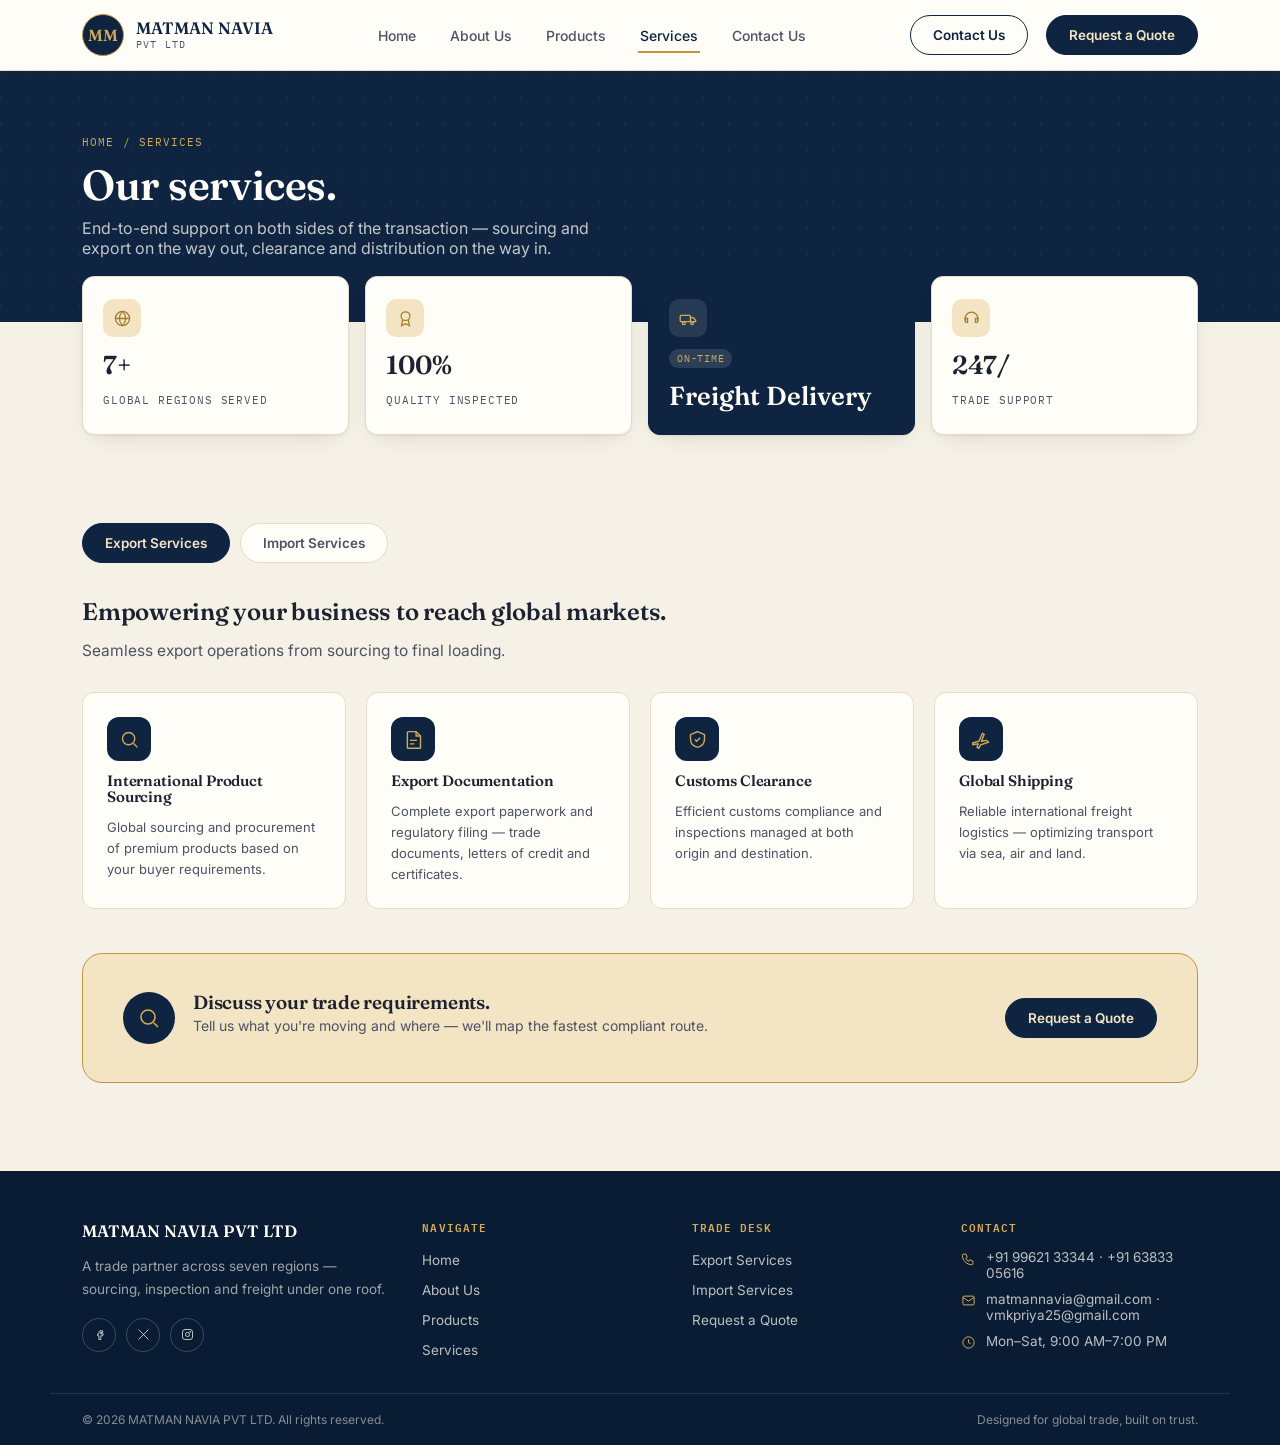
<file: services.html>
<!DOCTYPE html>
<html lang="en">
<head>
<meta charset="UTF-8">
<meta name="viewport" content="width=device-width, initial-scale=1.0">
<title>Services — MATMAN NAVIA PVT LTD</title>
<link rel="stylesheet" href="style.css">
</head>
<body>

<header class="site-header">
  <div class="header-inner">
    <a class="brand" href="index.html">
      <span class="brand-mark">MM</span>
      <span class="brand-text">
        <span class="brand-name">MATMAN NAVIA</span>
        <span class="brand-sub">PVT LTD</span>
      </span>
    </a>
    <nav class="nav">
      <a href="index.html">Home</a>
      <a href="about.html">About Us</a>
      <a href="products.html">Products</a>
      <a class="active" href="services.html">Services</a>
      <a href="contact.html">Contact Us</a>
    </nav>
    <div class="header-actions">
      <a class="btn btn-outline" href="contact.html">Contact Us</a>
      <a class="btn btn-gold" href="contact.html#inquiry">Request a Quote</a>
      <button class="menu-toggle" aria-label="Toggle menu" aria-expanded="false">
        <svg viewBox="0 0 24 24" fill="none" stroke="currentColor" stroke-width="1.6"><path d="M3 6h18M3 12h18M3 18h18"/></svg>
      </button>
    </div>
  </div>
</header>

<section class="page-banner">
  <div class="page-banner-inner">
    <div>
      <span class="breadcrumb">Home / Services</span>
      <h1>Our services.</h1>
      <p>End-to-end support on both sides of the transaction — sourcing and export on the way out, clearance and distribution on the way in.</p>
    </div>
  </div>
</section>

<div class="stats">
  <div class="stats-grid">
    <div class="stat-card">
      <span class="stat-icon"><svg viewBox="0 0 24 24" fill="none" stroke="currentColor" stroke-width="1.6"><circle cx="12" cy="12" r="9"/><path d="M3 12h18M12 3c2.5 2.6 4 6 4 9s-1.5 6.4-4 9c-2.5-2.6-4-6-4-9s1.5-6.4 4-9Z"/></svg></span>
      <span class="stat-num" data-count="7+">7+</span>
      <span class="stat-label">Global Regions Served</span>
    </div>
    <div class="stat-card">
      <span class="stat-icon"><svg viewBox="0 0 24 24" fill="none" stroke="currentColor" stroke-width="1.6"><circle cx="12" cy="9" r="5.5"/><path d="M8.5 13.5 7 21l5-2.5L17 21l-1.5-7.5"/></svg></span>
      <span class="stat-num" data-count="100%">100%</span>
      <span class="stat-label">Quality Inspected</span>
    </div>
    <div class="stat-card is-dark">
      <span class="stat-icon"><svg viewBox="0 0 24 24" fill="none" stroke="currentColor" stroke-width="1.6"><rect x="1.5" y="8" width="13" height="8" rx="1.2"/><path d="M14.5 11h3.5l3 3.2V16h-6.5z"/><circle cx="6" cy="18" r="1.8"/><circle cx="16.5" cy="18" r="1.8"/></svg></span>
      <span class="stat-tag">On-Time</span>
      <span class="stat-num">Freight Delivery</span>
    </div>
    <div class="stat-card">
      <span class="stat-icon"><svg viewBox="0 0 24 24" fill="none" stroke="currentColor" stroke-width="1.6"><path d="M4 15v-3a8 8 0 0 1 16 0v3"/><path d="M4 15a2 2 0 0 0 2 2h1v-5H4Z"/><path d="M20 15a2 2 0 0 1-2 2h-1v-5h3Z"/></svg></span>
      <span class="stat-num" data-count="24/7">24/7</span>
      <span class="stat-label">Trade Support</span>
    </div>
  </div>
</div>

<section class="section">
  <div class="wrap">

    <div class="svc-tabs">
      <button class="svc-tab-btn active" data-target="export-panel">Export Services</button>
      <button class="svc-tab-btn" data-target="import-panel">Import Services</button>
    </div>

    <div class="svc-panel active" id="export-panel">
      <div class="section-head" style="margin-bottom:28px;">
        <h2 style="font-size:24px;">Empowering your business to reach global markets.</h2>
        <p>Seamless export operations from sourcing to final loading.</p>
      </div>
      <div class="svc-grid">
        <div class="svc-card">
          <span class="svc-icon"><svg viewBox="0 0 24 24" fill="none" stroke="currentColor" stroke-width="1.6"><circle cx="11" cy="11" r="7"/><path d="M21 21l-4.3-4.3"/></svg></span>
          <h3>International Product Sourcing</h3>
          <p>Global sourcing and procurement of premium products based on your buyer requirements.</p>
        </div>
        <div class="svc-card">
          <span class="svc-icon"><svg viewBox="0 0 24 24" fill="none" stroke="currentColor" stroke-width="1.6"><path d="M6 3h9l5 5v13a1 1 0 0 1-1 1H6a1 1 0 0 1-1-1V4a1 1 0 0 1 1-1Z"/><path d="M15 3v5h5M8 13h8M8 17h5"/></svg></span>
          <h3>Export Documentation</h3>
          <p>Complete export paperwork and regulatory filing — trade documents, letters of credit and certificates.</p>
        </div>
        <div class="svc-card">
          <span class="svc-icon"><svg viewBox="0 0 24 24" fill="none" stroke="currentColor" stroke-width="1.6"><path d="M12 3l8 3.5v5c0 5-3.4 8.5-8 9.5-4.6-1-8-4.5-8-9.5v-5L12 3Z"/><path d="M9 12l2 2 4-4"/></svg></span>
          <h3>Customs Clearance</h3>
          <p>Efficient customs compliance and inspections managed at both origin and destination.</p>
        </div>
        <div class="svc-card">
          <span class="svc-icon"><svg viewBox="0 0 24 24" fill="none" stroke="currentColor" stroke-width="1.6"><path d="M2 16l7-2 4-9 2 1-3 8 6-1 2 2-9 3-2 4-2-1 1-4-6 1Z"/></svg></span>
          <h3>Global Shipping</h3>
          <p>Reliable international freight logistics — optimizing transport via sea, air and land.</p>
        </div>
      </div>
    </div>

    <div class="svc-panel" id="import-panel">
      <div class="section-head" style="margin-bottom:28px;">
        <h2 style="font-size:24px;">Streamlining your procurement process.</h2>
        <p>Managing overseas trade for growth, from freight through final-mile distribution.</p>
      </div>
      <div class="svc-grid">
        <div class="svc-card">
          <span class="svc-icon"><svg viewBox="0 0 24 24" fill="none" stroke="currentColor" stroke-width="1.6"><path d="M8 12l-4 4V6a2 2 0 0 1 2-2h6l4 4"/><path d="M11 9h9a2 2 0 0 1 2 2v8l-4-4h-5a2 2 0 0 1-2-2v-2a2 2 0 0 1 2-2Z"/></svg></span>
          <h3>Freight Management</h3>
          <p>End-to-end import freight and tracking, managing inward logistics and cargo movement.</p>
        </div>
        <div class="svc-card">
          <span class="svc-icon"><svg viewBox="0 0 24 24" fill="none" stroke="currentColor" stroke-width="1.6"><path d="M6 3h9l5 5v13a1 1 0 0 1-1 1H6a1 1 0 0 1-1-1V4a1 1 0 0 1 1-1Z"/><path d="M15 3v5h5M8 13h8M8 17h5"/></svg></span>
          <h3>Import Documentation</h3>
          <p>Comprehensive import paperwork and licence management, navigating quota requirements.</p>
        </div>
        <div class="svc-card">
          <span class="svc-icon"><svg viewBox="0 0 24 24" fill="none" stroke="currentColor" stroke-width="1.6"><rect x="3" y="9" width="18" height="12" rx="1.5"/><path d="M3 9l9-6 9 6"/><path d="M9 21v-6h6v6"/></svg></span>
          <h3>Customs Support</h3>
          <p>Customs duty calculation and clearance services — expert tariff and duty assessment.</p>
        </div>
        <div class="svc-card">
          <span class="svc-icon"><svg viewBox="0 0 24 24" fill="none" stroke="currentColor" stroke-width="1.6"><rect x="3" y="7" width="18" height="13" rx="1.5"/><path d="M3 12h18M8 7V4h8v3"/></svg></span>
          <h3>Warehousing</h3>
          <p>Short and long-term secure storage for imported goods in monitored facilities.</p>
        </div>
        <div class="svc-card">
          <span class="svc-icon"><svg viewBox="0 0 24 24" fill="none" stroke="currentColor" stroke-width="1.6"><rect x="3" y="7" width="12" height="10" rx="1.5"/><path d="M15 11h3.5l2.5 3v3H15z"/><circle cx="7" cy="18.5" r="1.6"/><circle cx="17.5" cy="18.5" r="1.6"/></svg></span>
          <h3>Modern, Secure Cargo Warehousing</h3>
          <p>Short and long-term storage of imported goods with round-the-clock monitoring.</p>
        </div>
        <div class="svc-card">
          <span class="svc-icon"><svg viewBox="0 0 24 24" fill="none" stroke="currentColor" stroke-width="1.6"><circle cx="12" cy="10" r="3"/><path d="M12 21s7-7.5 7-12a7 7 0 0 0-14 0c0 4.5 7 12 7 12Z"/></svg></span>
          <h3>Global &amp; Local Distribution</h3>
          <p>Facilitating efficient delivery of goods to their final destinations, near or far.</p>
        </div>
        <div class="svc-card">
          <span class="svc-icon"><svg viewBox="0 0 24 24" fill="none" stroke="currentColor" stroke-width="1.6"><rect x="1.5" y="8" width="13" height="8" rx="1.2"/><path d="M14.5 11h3.5l3 3.2V16h-6.5z"/><circle cx="6" cy="18" r="1.8"/><circle cx="16.5" cy="18" r="1.8"/></svg></span>
          <h3>Distribution Assistance</h3>
          <p>Distribution solutions facilitating efficient, tracked delivery to final destinations.</p>
        </div>
      </div>
    </div>

    <div style="margin-top:44px;">
      <div class="cta-banner">
        <div class="cta-banner-text">
          <span class="cta-banner-icon"><svg viewBox="0 0 24 24" fill="none" stroke="currentColor" stroke-width="1.6"><circle cx="11" cy="11" r="7"/><path d="M21 21l-4.3-4.3"/></svg></span>
          <div>
            <h3>Discuss your trade requirements.</h3>
            <p>Tell us what you're moving and where — we'll map the fastest compliant route.</p>
          </div>
        </div>
        <a class="btn btn-gold" href="contact.html#inquiry">Request a Quote</a>
      </div>
    </div>

  </div>
</section>

<footer class="site-footer">
  <div class="footer-top">
    <div class="footer-col footer-brand">
      <span class="brand-name">MATMAN NAVIA PVT LTD</span>
      <p>A trade partner across seven regions — sourcing, inspection and freight under one roof.</p>
      <div class="footer-social">
        <a href="#" aria-label="Facebook"><svg viewBox="0 0 24 24" fill="none" stroke="currentColor" stroke-width="1.6"><path d="M14 9h3V6h-3a3 3 0 0 0-3 3v2H9v3h2v6h3v-6h3l1-3h-4V9a1 1 0 0 1 1-1Z"/></svg></a>
        <a href="#" aria-label="Twitter"><svg viewBox="0 0 24 24" fill="none" stroke="currentColor" stroke-width="1.6"><path d="M4 4l16 16M20 4L4 20"/></svg></a>
        <a href="#" aria-label="Instagram"><svg viewBox="0 0 24 24" fill="none" stroke="currentColor" stroke-width="1.6"><rect x="4" y="4" width="16" height="16" rx="4"/><circle cx="12" cy="12" r="3.3"/><circle cx="16.2" cy="7.8" r=".6" fill="currentColor"/></svg></a>
      </div>
    </div>
    <div class="footer-col">
      <h4>Navigate</h4>
      <ul>
        <li><a href="index.html">Home</a></li>
        <li><a href="about.html">About Us</a></li>
        <li><a href="products.html">Products</a></li>
        <li><a href="services.html">Services</a></li>
      </ul>
    </div>
    <div class="footer-col">
      <h4>Trade Desk</h4>
      <ul>
        <li><a href="services.html">Export Services</a></li>
        <li><a href="services.html">Import Services</a></li>
        <li><a href="contact.html#inquiry">Request a Quote</a></li>
      </ul>
    </div>
    <div class="footer-col">
      <h4>Contact</h4>
      <ul>
        <li class="fc-row"><svg viewBox="0 0 24 24" fill="none" stroke="currentColor" stroke-width="1.6"><path d="M4 5h4l2 5-2.5 1.5a11 11 0 0 0 5 5L14 14l5 2v4a2 2 0 0 1-2 2C9.5 22 2 14.5 2 7a2 2 0 0 1 2-2Z"/></svg> +91 99621 33344 · +91 63833 05616</li>
        <li class="fc-row"><svg viewBox="0 0 24 24" fill="none" stroke="currentColor" stroke-width="1.6"><rect x="3" y="5" width="18" height="14" rx="2"/><path d="m3 7 9 6 9-6"/></svg> matmannavia@gmail.com · vmkpriya25@gmail.com</li>
        <li class="fc-row"><svg viewBox="0 0 24 24" fill="none" stroke="currentColor" stroke-width="1.6"><circle cx="12" cy="12" r="9"/><path d="M12 7v5l3.5 2"/></svg> Mon–Sat, 9:00 AM–7:00 PM</li>
      </ul>
    </div>
  </div>
  <div class="footer-bottom">
    <span>&copy; 2026 MATMAN NAVIA PVT LTD. All rights reserved.</span>
    <span>Designed for global trade, built on trust.</span>
  </div>
</footer>

<script src="script.js"></script>
</body>
</html>
</file>
<file: style.css>
/* ==========================================================================
   Meridian Exports & Imports — design tokens
   Palette: deep sea navy + brass gold on warm parchment
   Type: Fraunces (display serif, trade-ledger character) / Inter (body) /
         IBM Plex Mono (data, stats, labels — like a manifest stamp)
   ========================================================================== */

@import url('https://fonts.googleapis.com/css2?family=Fraunces:opsz,wght@9..144,400;9..144,500;9..144,600;9..144,700&family=Inter:wght@400;500;600;700&family=IBM+Plex+Mono:wght@500;600&display=swap');

:root{
  --header-h:68px;
  --navy-950:#0a1c33;
  --navy-900:#0e2440;
  --navy-800:#1a3a63;
  --navy-700:#294f7d;
  --gold-700:#a87b2b;
  --gold-600:#c2953e;
  --gold-500:#d4ab55;
  --gold-100:#f3e4c4;
  --cream:#f6f1e6;
  --paper:#fffdf7;
  --ink:#1c2230;
  --ink-soft:#4b5364;
  --line:#e4dbc8;
  --line-navy:rgba(255,255,255,0.14);

  --radius-s:6px;
  --radius-m:12px;
  --radius-l:20px;

  --shadow-card:0 1px 2px rgba(20,20,10,0.06), 0 8px 24px -12px rgba(20,20,10,0.18);
  --shadow-lift:0 20px 45px -20px rgba(10,20,40,0.35);

  --max:1180px;
}

*,*::before,*::after{box-sizing:border-box;}
html{scroll-behavior:smooth;}
body{
  margin:0;
  font-family:'Inter',system-ui,sans-serif;
  color:var(--ink);
  background:var(--cream);
  -webkit-font-smoothing:antialiased;
  overflow-x:hidden;
}
img,svg{display:block;max-width:100%;}
a{color:inherit;text-decoration:none;}
ul{list-style:none;margin:0;padding:0;}
h1,h2,h3,h4{font-family:'Fraunces',serif;margin:0;line-height:1.08;letter-spacing:-0.01em;}
p{margin:0;}
button{font-family:inherit;cursor:pointer;}
input,textarea{font-family:inherit;}

.eyebrow{
  display:inline-flex;align-items:center;gap:8px;
  font-family:'IBM Plex Mono',monospace;
  font-size:11.5px;letter-spacing:0.14em;text-transform:uppercase;
  color:var(--gold-700);
  font-weight:600;
}
.eyebrow::before{
  content:"";width:22px;height:1px;background:var(--gold-700);display:inline-block;
}

.wrap{max-width:var(--max);margin:0 auto;padding:0 32px;}

@media (max-width:640px){ .wrap{padding:0 20px;} }

/* ---------------------------------- header --------------------------------- */
.site-header{
  position:sticky;top:0;z-index:100;
  background:rgba(255,253,247,0.98);
  border-bottom:1px solid var(--line);
}
.header-inner{
  max-width:var(--max);margin:0 auto;padding:14px 32px;
  display:flex;align-items:center;justify-content:space-between;gap:24px;
}
.brand{display:flex;align-items:center;gap:12px;min-width:0;flex-shrink:1;}
.brand-mark{
  width:42px;height:42px;border-radius:50%;
  background:var(--navy-900);
  display:flex;align-items:center;justify-content:center;
  color:var(--gold-500);font-family:'Fraunces',serif;font-weight:600;font-size:16px;
  border:1px solid var(--gold-600);
  flex-shrink:0;
}
.brand-text{display:flex;flex-direction:column;line-height:1.2;min-width:0;overflow:hidden;}
.brand-name{font-family:'Fraunces',serif;font-weight:600;font-size:16.5px;color:var(--navy-900);white-space:nowrap;overflow:hidden;text-overflow:ellipsis;}
.brand-sub{font-family:'IBM Plex Mono',monospace;font-size:9.5px;letter-spacing:0.12em;color:var(--ink-soft);text-transform:uppercase;white-space:nowrap;overflow:hidden;text-overflow:ellipsis;}

.nav{display:flex;align-items:center;gap:30px;}
.nav a{
  font-size:14px;font-weight:500;color:var(--ink-soft);
  padding:6px 2px;position:relative;
}
.nav a.active,.nav a:hover{color:var(--navy-900);}
.nav a.active::after{
  content:"";position:absolute;left:0;right:0;bottom:-3px;height:2px;background:var(--gold-600);
}
.header-actions{display:flex;align-items:center;gap:18px;}
.btn{
  display:inline-flex;align-items:center;justify-content:center;gap:8px;
  padding:11px 22px;border-radius:999px;font-size:13.5px;font-weight:600;
  border:1px solid transparent;transition:transform .15s ease, box-shadow .15s ease, background .15s ease;
  white-space:nowrap;
}
.btn-gold{background:var(--navy-900);color:var(--gold-100);border-color:var(--navy-900);}
.btn-gold:hover{background:var(--gold-600);color:var(--navy-950);border-color:var(--gold-600);transform:translateY(-1px);}
.btn-outline{background:transparent;border-color:var(--navy-900);color:var(--navy-900);}
.btn-outline:hover{background:var(--navy-900);color:var(--paper);}
.btn-ghost-light{background:rgba(255,255,255,0.08);border-color:rgba(255,255,255,0.35);color:var(--paper);}
.btn-ghost-light:hover{background:var(--gold-600);border-color:var(--gold-600);color:var(--navy-950);}

.menu-toggle{
  display:none;background:none;border:1px solid var(--line);border-radius:8px;
  width:40px;height:40px;align-items:center;justify-content:center;
}
.menu-toggle svg{width:20px;height:20px;}

@media (max-width:920px){
  .nav{
    position:fixed;top:var(--header-h, 68px);left:0;right:0;bottom:0;
    background:var(--paper);z-index:150;
    flex-direction:column;align-items:flex-start;padding:24px 28px;gap:4px;
    transform:translateX(100%);transition:transform .25s ease;
    overflow-y:auto;
  }
  .nav.open{transform:translateX(0);}
  .nav a{width:100%;padding:14px 4px;border-bottom:1px solid var(--line);font-size:16px;}
  .menu-toggle{display:flex;}
  .header-actions .btn-outline{display:none;}
}

@media (max-width:480px){
  .header-inner{padding:12px 16px;gap:10px;}
  .brand-sub{display:none;}
  .brand-name{font-size:15px;}
  .header-actions{gap:10px;}
  .btn-gold{padding:9px 15px;font-size:12.5px;}
  .menu-toggle{width:36px;height:36px;flex-shrink:0;}
}

/* ---------------------------------- hero ----------------------------------- */
.hero{
  background:var(--navy-900);
  position:relative;overflow:hidden;
  color:var(--paper);
}
.hero::before{
  content:"";position:absolute;inset:0;
  background-image:radial-gradient(circle at 1px 1px, rgba(255,255,255,0.09) 1px, transparent 0);
  background-size:26px 26px;
  opacity:0.5;
}
.hero-inner{
  position:relative;max-width:var(--max);margin:0 auto;padding:88px 32px 76px;
  display:grid;grid-template-columns:1.05fr 0.95fr;gap:56px;align-items:center;
}
.hero-copy h1{font-size:clamp(34px,4.2vw,54px);font-weight:600;}
.hero-copy .hero-lead{
  margin-top:18px;font-size:17px;line-height:1.65;color:rgba(255,253,247,0.78);
  max-width:46ch;
}
.hero-copy .eyebrow{color:var(--gold-500);}
.hero-copy .eyebrow::before{background:var(--gold-500);}
.hero-cta{margin-top:32px;display:flex;gap:14px;flex-wrap:wrap;}
.hero-art{position:relative;}

@media (max-width:920px){
  .hero-inner{grid-template-columns:1fr;padding:56px 20px 48px;}
  .hero-art{order:-1;max-width:420px;margin:0 auto;}
}

/* page banner (About / Products / Services / Contact) */
.page-banner{
  background:var(--navy-900);color:var(--paper);position:relative;overflow:hidden;
}
.page-banner::before{
  content:"";position:absolute;inset:0;
  background-image:radial-gradient(circle at 1px 1px, rgba(255,255,255,0.09) 1px, transparent 0);
  background-size:26px 26px;opacity:0.5;
}
.page-banner-inner{
  position:relative;max-width:var(--max);margin:0 auto;padding:64px 32px;
  display:flex;align-items:center;justify-content:space-between;gap:32px;flex-wrap:wrap;
}
.page-banner h1{font-size:clamp(28px,3.4vw,42px);font-weight:600;}
.page-banner p{margin-top:10px;color:rgba(255,253,247,0.75);max-width:52ch;}
.breadcrumb{
  font-family:'IBM Plex Mono',monospace;font-size:11px;letter-spacing:.1em;text-transform:uppercase;
  color:var(--gold-500);margin-bottom:14px;display:block;
}

/* ---------------------------------- stats bar ------------------------------ */
.stats{
  max-width:var(--max);margin:-46px auto 0;padding:0 32px;position:relative;z-index:5;
}
.stats-grid{
  display:grid;grid-template-columns:repeat(4,1fr);gap:16px;
}
.stat-card{
  background:var(--paper);border:1px solid var(--line);border-radius:var(--radius-m);
  padding:22px 20px;box-shadow:var(--shadow-card);
  display:flex;flex-direction:column;gap:12px;
}
.stat-card.is-dark{background:var(--navy-900);border-color:var(--navy-900);color:var(--paper);}
.stat-icon{
  width:38px;height:38px;border-radius:10px;
  background:var(--gold-100);color:var(--gold-700);
  display:flex;align-items:center;justify-content:center;
}
.stat-card.is-dark .stat-icon{background:rgba(255,255,255,0.1);color:var(--gold-500);}
.stat-icon svg{width:19px;height:19px;}
.stat-num{font-family:'Fraunces',serif;font-size:26px;font-weight:600;}
.stat-label{
  font-family:'IBM Plex Mono',monospace;font-size:10.5px;letter-spacing:.08em;text-transform:uppercase;
  color:var(--ink-soft);
}
.stat-card.is-dark .stat-label{color:rgba(255,253,247,0.65);}
.stat-tag{
  align-self:flex-start;font-family:'IBM Plex Mono',monospace;font-size:9.5px;
  letter-spacing:.08em;text-transform:uppercase;padding:3px 8px;border-radius:999px;
  background:var(--gold-100);color:var(--gold-700);
}
.stat-card.is-dark .stat-tag{background:rgba(255,255,255,0.12);color:var(--gold-500);}

@media (max-width:900px){ .stats-grid{grid-template-columns:repeat(2,1fr);} }
@media (max-width:520px){ .stats{margin-top:-30px;} .stats-grid{grid-template-columns:1fr;} }

/* ---------------------------------- sections -------------------------------- */
.section{padding:88px 0;}
.section-tight{padding:56px 0;}
.section-head{max-width:640px;margin-bottom:44px;}
.section-head h2{font-size:clamp(24px,2.6vw,34px);font-weight:600;margin-top:12px;}
.section-head p{margin-top:14px;color:var(--ink-soft);font-size:15.5px;line-height:1.6;}
.section-alt{background:var(--paper);border-top:1px solid var(--line);border-bottom:1px solid var(--line);}

/* category / product cards */
.cat-grid{display:grid;grid-template-columns:repeat(4,1fr);gap:20px;}
.cat-card{
  background:var(--paper);border:1px solid var(--line);border-radius:var(--radius-m);
  overflow:hidden;display:flex;flex-direction:column;
  transition:transform .18s ease, box-shadow .18s ease, border-color .18s ease;
}
.cat-card:hover{transform:translateY(-4px);box-shadow:var(--shadow-lift);border-color:var(--gold-600);}
.cat-figure{
  height:132px;background:linear-gradient(160deg,var(--navy-900),var(--navy-800));
  display:flex;align-items:center;justify-content:center;position:relative;overflow:hidden;
}
.cat-figure::after{
  content:"";position:absolute;inset:0;
  background-image:radial-gradient(circle at 1px 1px, rgba(255,255,255,0.12) 1px, transparent 0);
  background-size:16px 16px;
}
.cat-figure svg{width:46px;height:46px;color:var(--gold-500);position:relative;z-index:1;}
.cat-figure img{width:100%;height:100%;object-fit:cover;position:relative;z-index:0;}
.cat-body{padding:18px 18px 20px;display:flex;flex-direction:column;gap:8px;flex:1;}
.cat-body h3{font-size:15.5px;font-weight:600;}
.cat-body p{font-size:13px;color:var(--ink-soft);line-height:1.55;flex:1;}
.cat-link{
  margin-top:6px;font-family:'IBM Plex Mono',monospace;font-size:10.5px;letter-spacing:.08em;
  text-transform:uppercase;color:var(--gold-700);font-weight:600;
  display:inline-flex;align-items:center;gap:6px;
}
.cat-link svg{width:12px;height:12px;}

@media (max-width:980px){ .cat-grid{grid-template-columns:repeat(2,1fr);} }
@media (max-width:560px){ .cat-grid{grid-template-columns:1fr;} }

/* CTA banner */
.cta-banner{
  background:var(--gold-100);border:1px solid var(--gold-600);
  border-radius:var(--radius-l);padding:38px 40px;
  display:flex;align-items:center;justify-content:space-between;gap:24px;flex-wrap:wrap;
}
.cta-banner-icon{
  width:52px;height:52px;border-radius:50%;background:var(--navy-900);color:var(--gold-500);
  display:flex;align-items:center;justify-content:center;flex-shrink:0;
}
.cta-banner-icon svg{width:24px;height:24px;}
.cta-banner-text{display:flex;gap:18px;align-items:flex-start;flex:1;min-width:240px;}
.cta-banner h3{font-size:19px;font-weight:600;}
.cta-banner p{margin-top:4px;color:var(--ink-soft);font-size:14px;}

/* ---------------------------------- footer --------------------------------- */
.site-footer{background:var(--navy-950);color:rgba(255,253,247,0.75);}
.footer-top{
  max-width:var(--max);margin:0 auto;padding:50px 32px 34px;
  display:grid;grid-template-columns:1.3fr 1fr 1fr 1fr;gap:32px;
}
.footer-brand .brand-name{color:var(--paper);}
.footer-brand p{margin-top:14px;font-size:13.5px;line-height:1.65;max-width:34ch;color:rgba(255,253,247,0.6);}
.footer-social{display:flex;gap:10px;margin-top:18px;}
.footer-social a{
  width:34px;height:34px;border-radius:50%;border:1px solid rgba(255,255,255,0.2);
  display:flex;align-items:center;justify-content:center;
}
.footer-social a:hover{background:var(--gold-600);border-color:var(--gold-600);color:var(--navy-950);}
.footer-social svg{width:15px;height:15px;}
.footer-col h4{font-family:'IBM Plex Mono',monospace;font-size:11px;letter-spacing:.1em;text-transform:uppercase;color:var(--gold-500);font-weight:600;}
.footer-col ul{margin-top:16px;display:flex;flex-direction:column;gap:10px;}
.footer-col a{font-size:13.5px;color:rgba(255,253,247,0.72);}
.footer-col a:hover{color:var(--gold-500);}
.footer-col .fc-row{display:flex;gap:10px;align-items:flex-start;font-size:13.5px;color:rgba(255,253,247,0.72);}
.footer-col .fc-row svg{width:15px;height:15px;flex-shrink:0;margin-top:2px;color:var(--gold-500);}
.footer-bottom{
  border-top:1px solid rgba(255,255,255,0.1);
  padding:18px 32px;max-width:var(--max);margin:0 auto;
  display:flex;justify-content:space-between;gap:12px;flex-wrap:wrap;
  font-size:12px;color:rgba(255,253,247,0.5);
}

@media (max-width:900px){ .footer-top{grid-template-columns:1fr 1fr;} }
@media (max-width:560px){ .footer-top{grid-template-columns:1fr;} }

/* ---------------------------------- misc components ------------------------- */
.split{display:grid;grid-template-columns:1fr 1fr;gap:56px;align-items:start;}
@media (max-width:900px){ .split{grid-template-columns:1fr;gap:36px;} }

.value-grid{display:grid;grid-template-columns:repeat(4,1fr);gap:24px;}
@media (max-width:900px){ .value-grid{grid-template-columns:repeat(2,1fr);} }
@media (max-width:560px){ .value-grid{grid-template-columns:1fr;} }
.value-card{padding:4px;}
.value-icon{
  width:46px;height:46px;border-radius:12px;background:var(--gold-100);color:var(--gold-700);
  display:flex;align-items:center;justify-content:center;margin-bottom:16px;
}
.value-icon svg{width:22px;height:22px;}
.value-card h3{font-size:15.5px;font-weight:600;}
.value-card p{margin-top:8px;font-size:13.5px;color:var(--ink-soft);line-height:1.6;}

.info-card{
  background:var(--paper);border:1px solid var(--line);border-radius:var(--radius-m);
  padding:24px;display:flex;flex-direction:column;gap:14px;box-shadow:var(--shadow-card);
}
.mv-card{
  background:var(--navy-900);color:var(--paper);border-radius:var(--radius-m);
  padding:26px;display:flex;gap:18px;
}
.mv-icon{
  width:46px;height:46px;border-radius:12px;background:rgba(255,255,255,0.1);color:var(--gold-500);
  display:flex;align-items:center;justify-content:center;flex-shrink:0;
}
.mv-icon svg{width:22px;height:22px;}
.mv-card h4{font-size:16px;font-weight:600;}
.mv-card p{margin-top:6px;font-size:13.5px;color:rgba(255,253,247,0.72);line-height:1.6;}

/* product grid */
.products-layout{display:grid;grid-template-columns:250px 1fr;gap:36px;align-items:start;}
@media (max-width:900px){ .products-layout{grid-template-columns:1fr;} }
.filter-box{
  background:var(--paper);border:1px solid var(--line);border-radius:var(--radius-m);
  padding:22px;position:sticky;top:96px;
}
.filter-box h4{font-family:'IBM Plex Mono',monospace;font-size:11px;letter-spacing:.1em;text-transform:uppercase;color:var(--ink-soft);margin-bottom:14px;}
.filter-box + .filter-box{margin-top:18px;}
.check-row{display:flex;align-items:center;gap:10px;padding:8px 0;font-size:14px;border-bottom:1px solid var(--line);}
.check-row:last-child{border-bottom:none;}
.check-row input{accent-color:var(--gold-700);width:15px;height:15px;}
.check-row label{cursor:pointer;flex:1;}
.search-input{
  display:flex;align-items:center;gap:10px;background:var(--paper);
  border:1px solid var(--line);border-radius:999px;padding:12px 18px;margin-bottom:26px;
}
.search-input svg{width:17px;height:17px;color:var(--ink-soft);flex-shrink:0;}
.search-input input{border:none;outline:none;background:transparent;width:100%;font-size:14px;}

.product-grid{display:grid;grid-template-columns:repeat(3,1fr);gap:20px;}
@media (max-width:900px){ .product-grid{grid-template-columns:repeat(2,1fr);} }
@media (max-width:560px){ .product-grid{grid-template-columns:1fr;} }
.product-card{
  background:var(--paper);border:1px solid var(--line);border-radius:var(--radius-m);
  overflow:hidden;display:flex;flex-direction:column;
  transition:transform .18s ease, box-shadow .18s ease;
}
.product-card:hover{transform:translateY(-3px);box-shadow:var(--shadow-lift);}
.product-figure{
  height:118px;background:linear-gradient(160deg,var(--gold-100),#fff);
  display:flex;align-items:center;justify-content:center;border-bottom:1px solid var(--line);
  overflow:hidden;
}
.product-figure svg{width:40px;height:40px;color:var(--navy-800);}
.product-figure img{width:100%;height:100%;object-fit:cover;}
.product-body{padding:16px 18px 18px;display:flex;flex-direction:column;gap:6px;flex:1;}
.product-body h3{font-size:14.5px;font-weight:600;}
.product-body .tag{font-family:'IBM Plex Mono',monospace;font-size:10.5px;color:var(--gold-700);letter-spacing:.04em;}
.product-btn{
  margin-top:10px;text-align:center;padding:10px;border-radius:8px;background:var(--navy-900);
  color:var(--gold-100);font-size:12px;font-weight:600;letter-spacing:.03em;
  border:1px solid var(--navy-900);transition:background .15s ease;
}
.product-btn:hover{background:var(--gold-600);border-color:var(--gold-600);color:var(--navy-950);}

/* services */
.svc-tabs{display:flex;gap:10px;margin-bottom:36px;flex-wrap:wrap;}
.svc-tab-btn{
  padding:11px 22px;border-radius:999px;border:1px solid var(--line);background:var(--paper);
  font-size:13.5px;font-weight:600;color:var(--ink-soft);
}
.svc-tab-btn.active{background:var(--navy-900);border-color:var(--navy-900);color:var(--gold-100);}
.svc-panel{display:none;}
.svc-panel.active{display:block;}
.svc-grid{display:grid;grid-template-columns:repeat(4,1fr);gap:20px;}
@media (max-width:980px){ .svc-grid{grid-template-columns:repeat(2,1fr);} }
@media (max-width:560px){ .svc-grid{grid-template-columns:1fr;} }
.svc-card{
  background:var(--paper);border:1px solid var(--line);border-radius:var(--radius-m);
  padding:24px;display:flex;flex-direction:column;gap:12px;
}
.svc-icon{
  width:44px;height:44px;border-radius:12px;background:var(--navy-900);color:var(--gold-500);
  display:flex;align-items:center;justify-content:center;
}
.svc-icon svg{width:21px;height:21px;}
.svc-card h3{font-size:15px;font-weight:600;}
.svc-card p{font-size:13px;color:var(--ink-soft);line-height:1.6;}

/* contact */
.contact-cards{display:grid;grid-template-columns:repeat(3,1fr);gap:18px;}
@media (max-width:900px){ .contact-cards{grid-template-columns:repeat(2,1fr);} }
@media (max-width:560px){ .contact-cards{grid-template-columns:1fr;} }
.contact-card{
  background:var(--paper);border:1px solid var(--line);border-radius:var(--radius-m);
  padding:22px;display:flex;flex-direction:column;gap:12px;
}
.contact-card .c-icon{
  width:42px;height:42px;border-radius:10px;background:var(--gold-100);color:var(--gold-700);
  display:flex;align-items:center;justify-content:center;
}
.contact-card .c-icon svg{width:20px;height:20px;}
.contact-card h4{font-size:13px;font-family:'IBM Plex Mono',monospace;letter-spacing:.06em;text-transform:uppercase;color:var(--ink-soft);}
.contact-card p{font-size:15px;font-weight:600;color:var(--ink);}

.map-panel{
  border-radius:var(--radius-l);overflow:hidden;border:1px solid var(--line);
  background:var(--navy-900);position:relative;min-height:280px;
}

.form-panel{
  background:var(--paper);border:1px solid var(--line);border-radius:var(--radius-l);
  padding:34px;box-shadow:var(--shadow-card);
}
.form-row{display:grid;grid-template-columns:1fr 1fr;gap:16px;margin-bottom:16px;}
@media (max-width:560px){ .form-row{grid-template-columns:1fr;} }
.field label{display:block;font-size:12.5px;font-weight:600;color:var(--ink-soft);margin-bottom:7px;}
.field input,.field textarea{
  width:100%;border:1px solid var(--line);border-radius:8px;padding:12px 14px;
  font-size:14px;background:var(--cream);outline:none;transition:border-color .15s ease;
}
.field input:focus,.field textarea:focus{border-color:var(--gold-600);background:var(--paper);}
.field textarea{resize:vertical;min-height:120px;}
.form-submit{width:100%;margin-top:6px;padding:14px;border-radius:999px;}
.form-note{margin-top:14px;font-size:12.5px;color:var(--ink-soft);text-align:center;display:none;}
.form-note.show{display:block;color:var(--gold-700);font-weight:600;}

/* focus visibility */
a:focus-visible, button:focus-visible, input:focus-visible, textarea:focus-visible{
  outline:2px solid var(--gold-700);outline-offset:2px;
}

@media (prefers-reduced-motion:reduce){
  html{scroll-behavior:auto;}
  *{animation-duration:0.001ms !important;transition-duration:0.001ms !important;}
}
</file>
